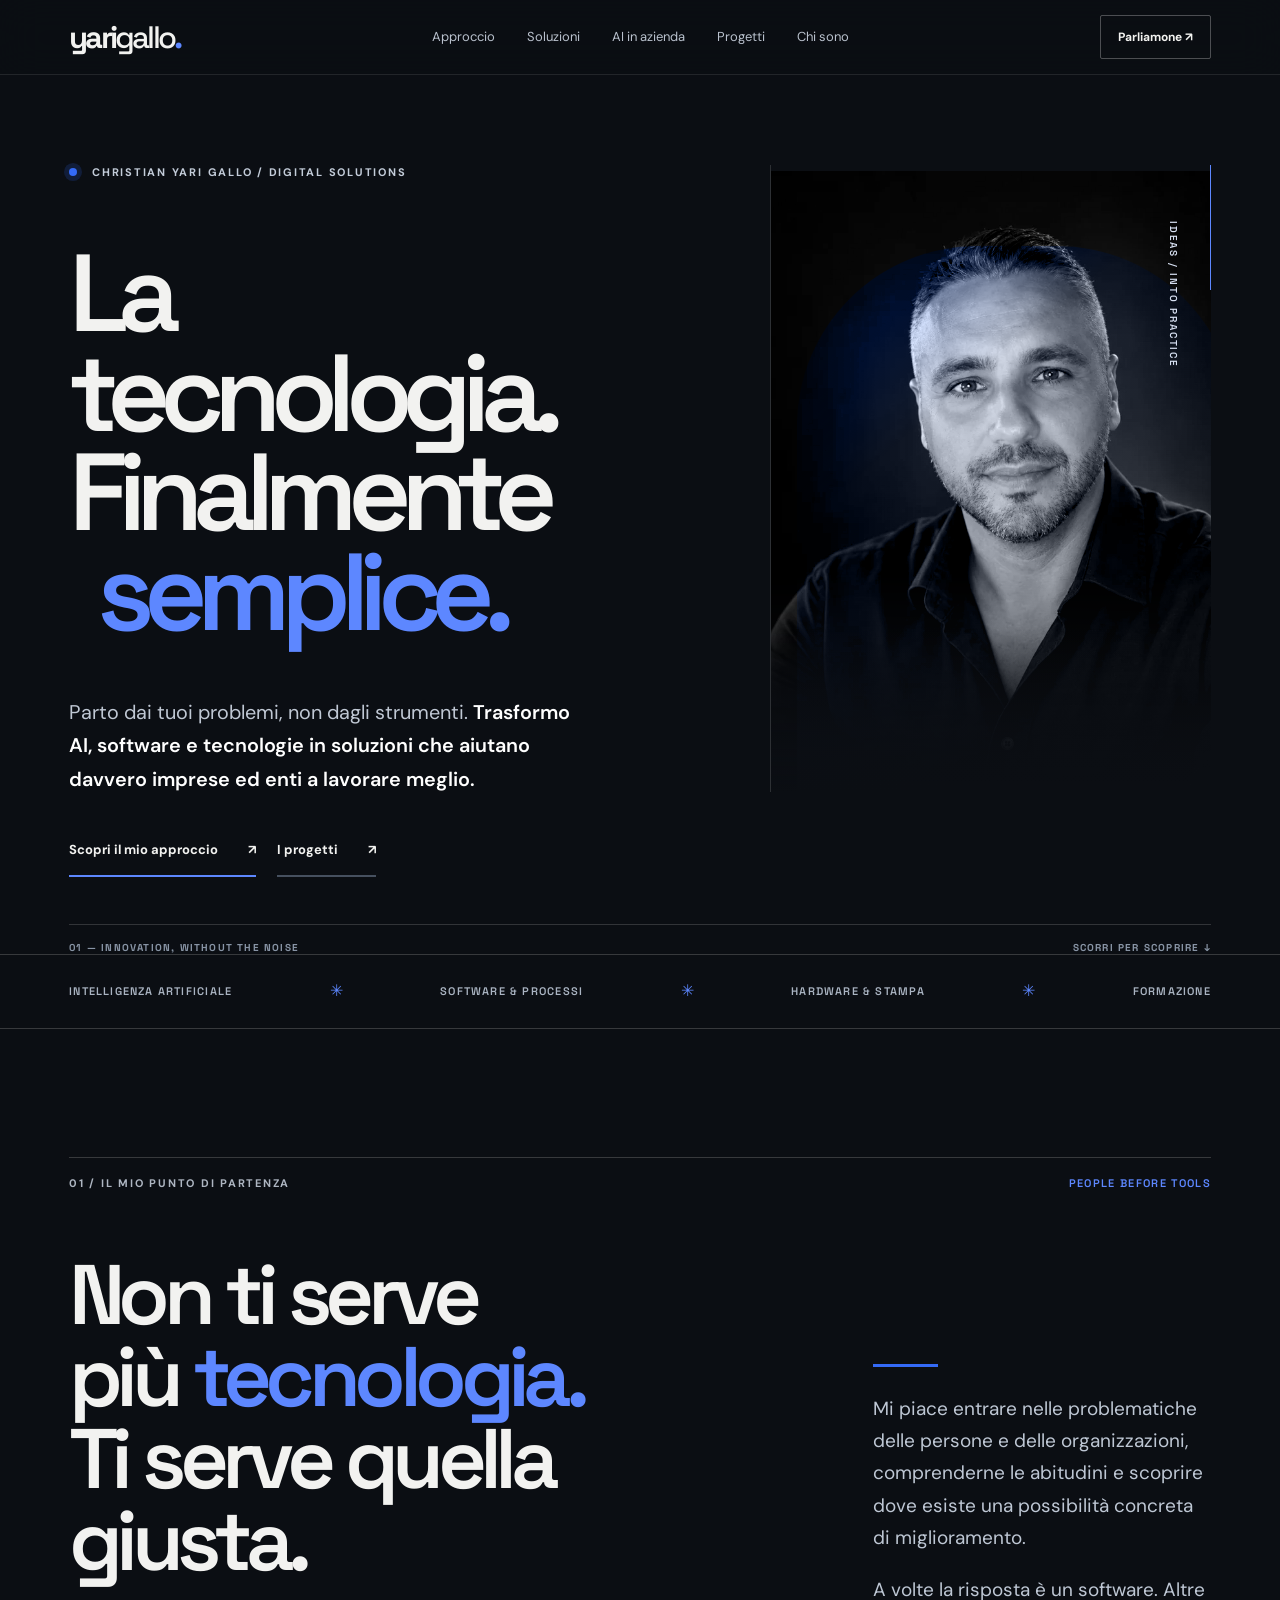
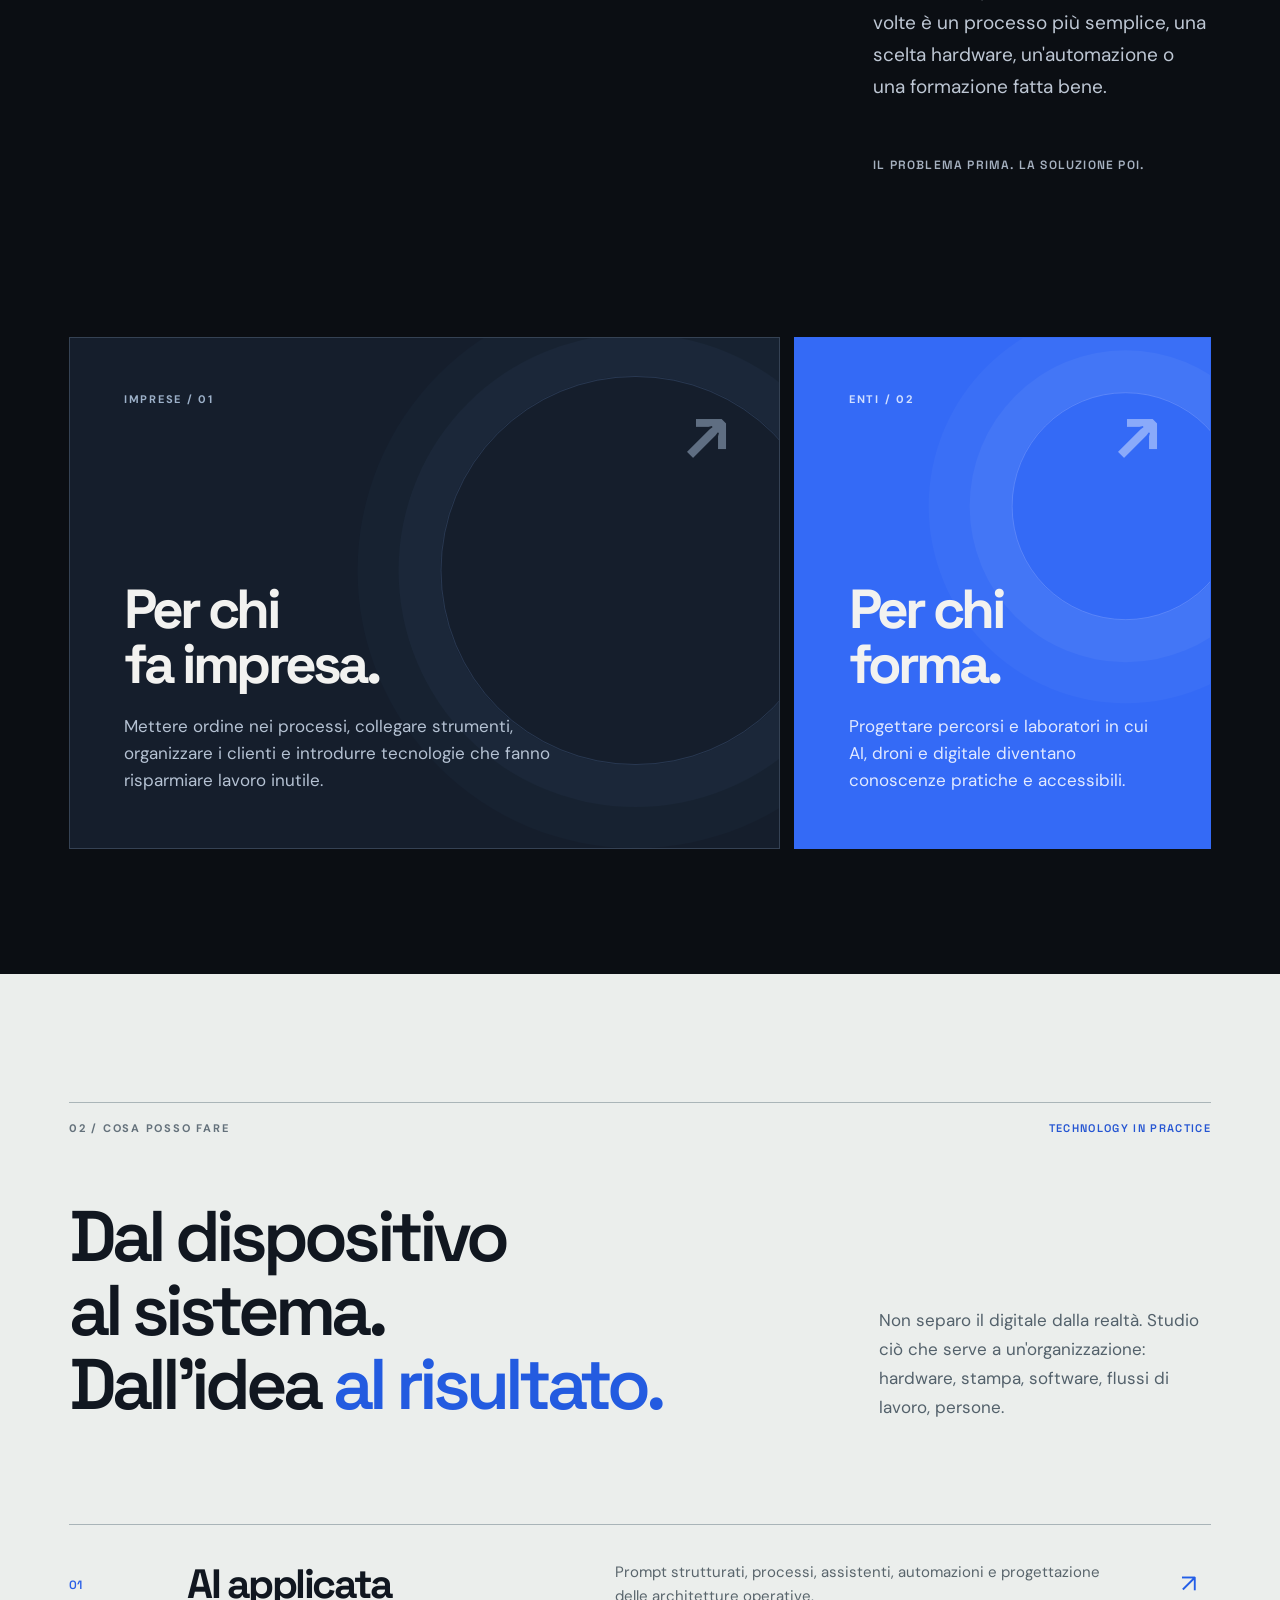
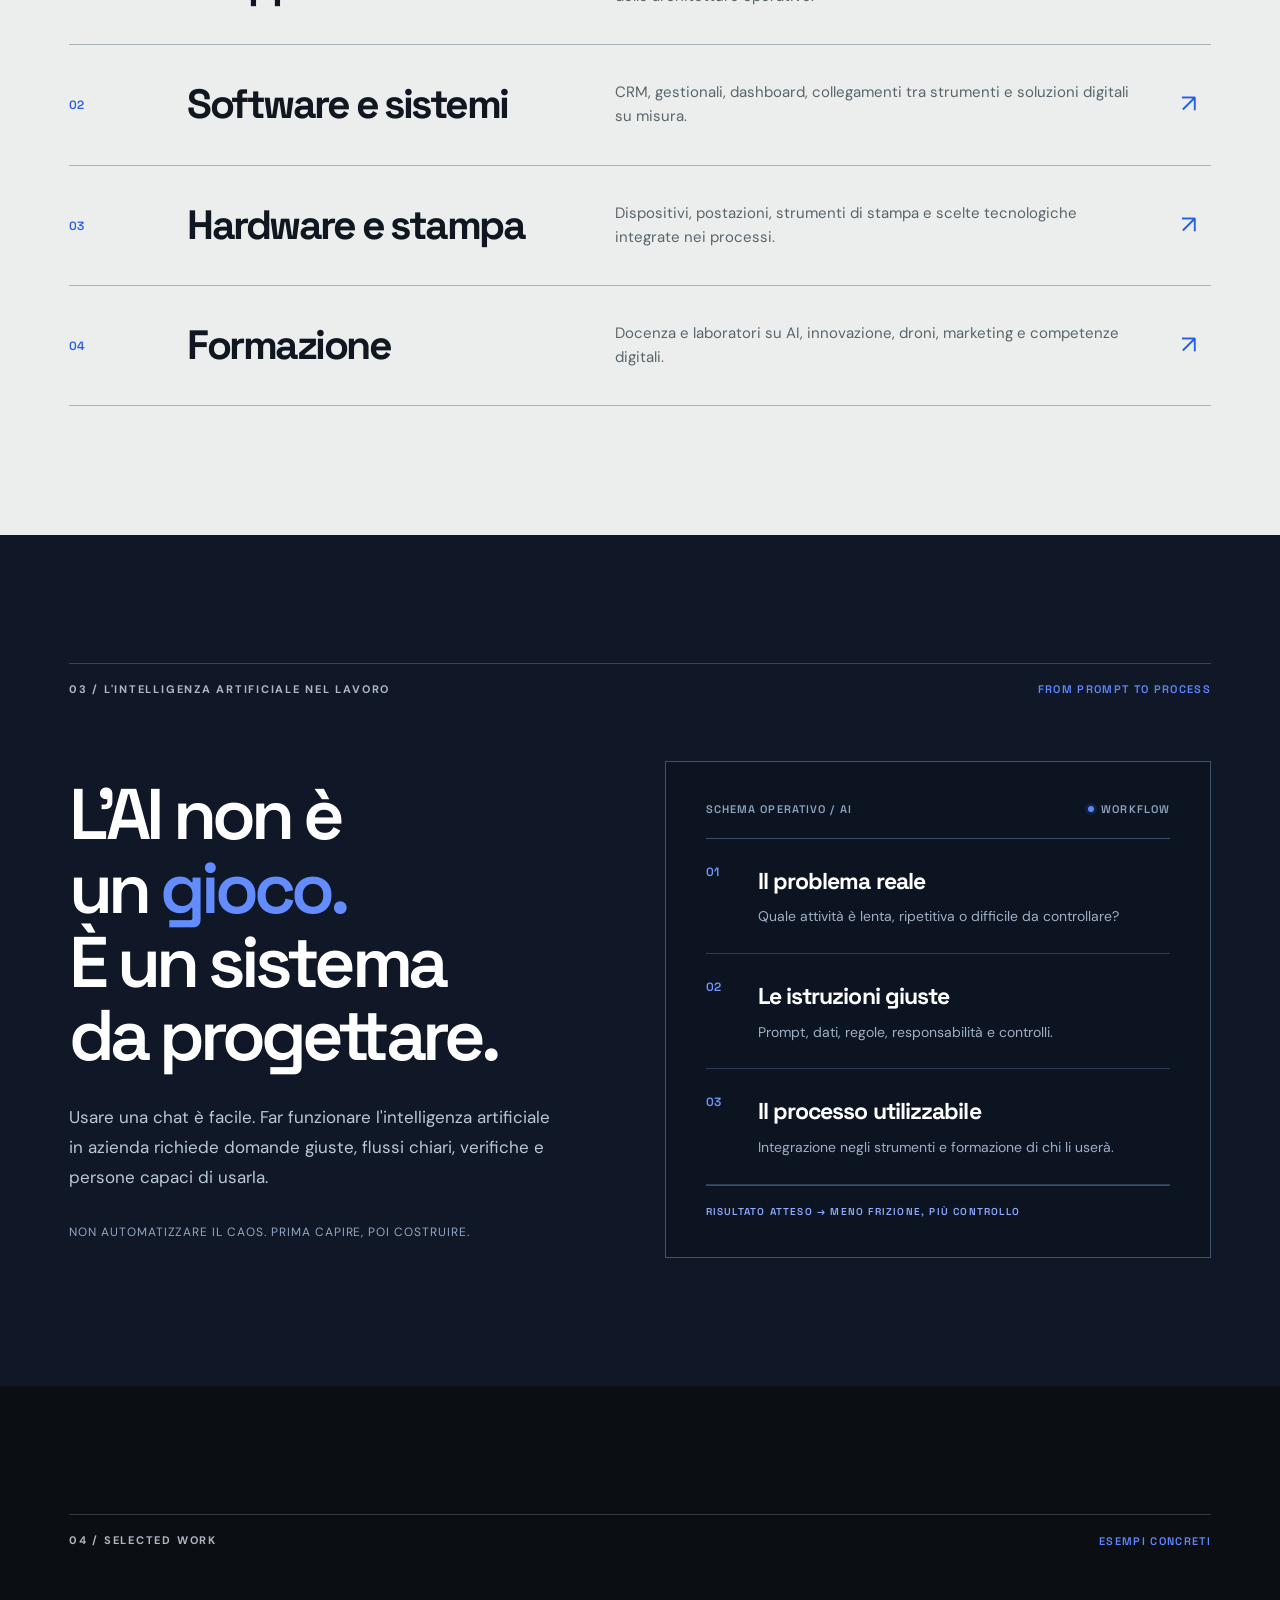
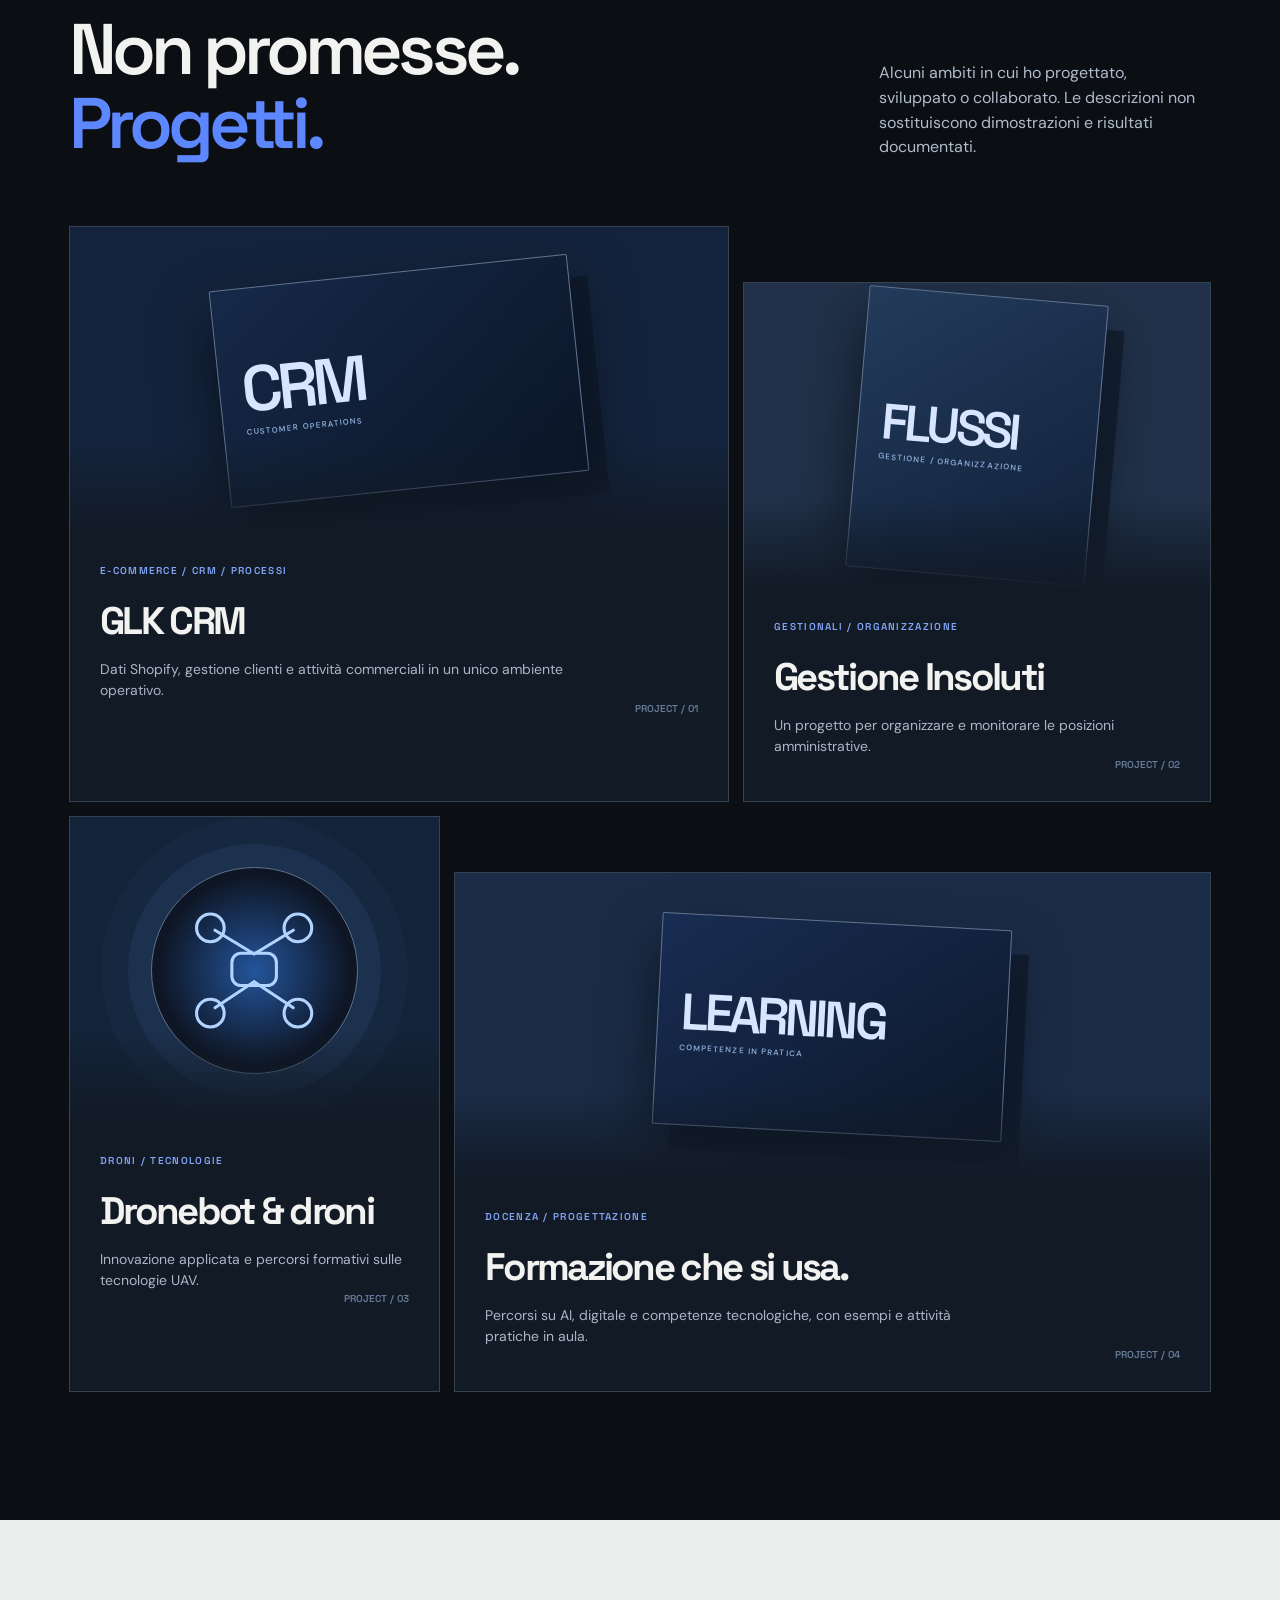
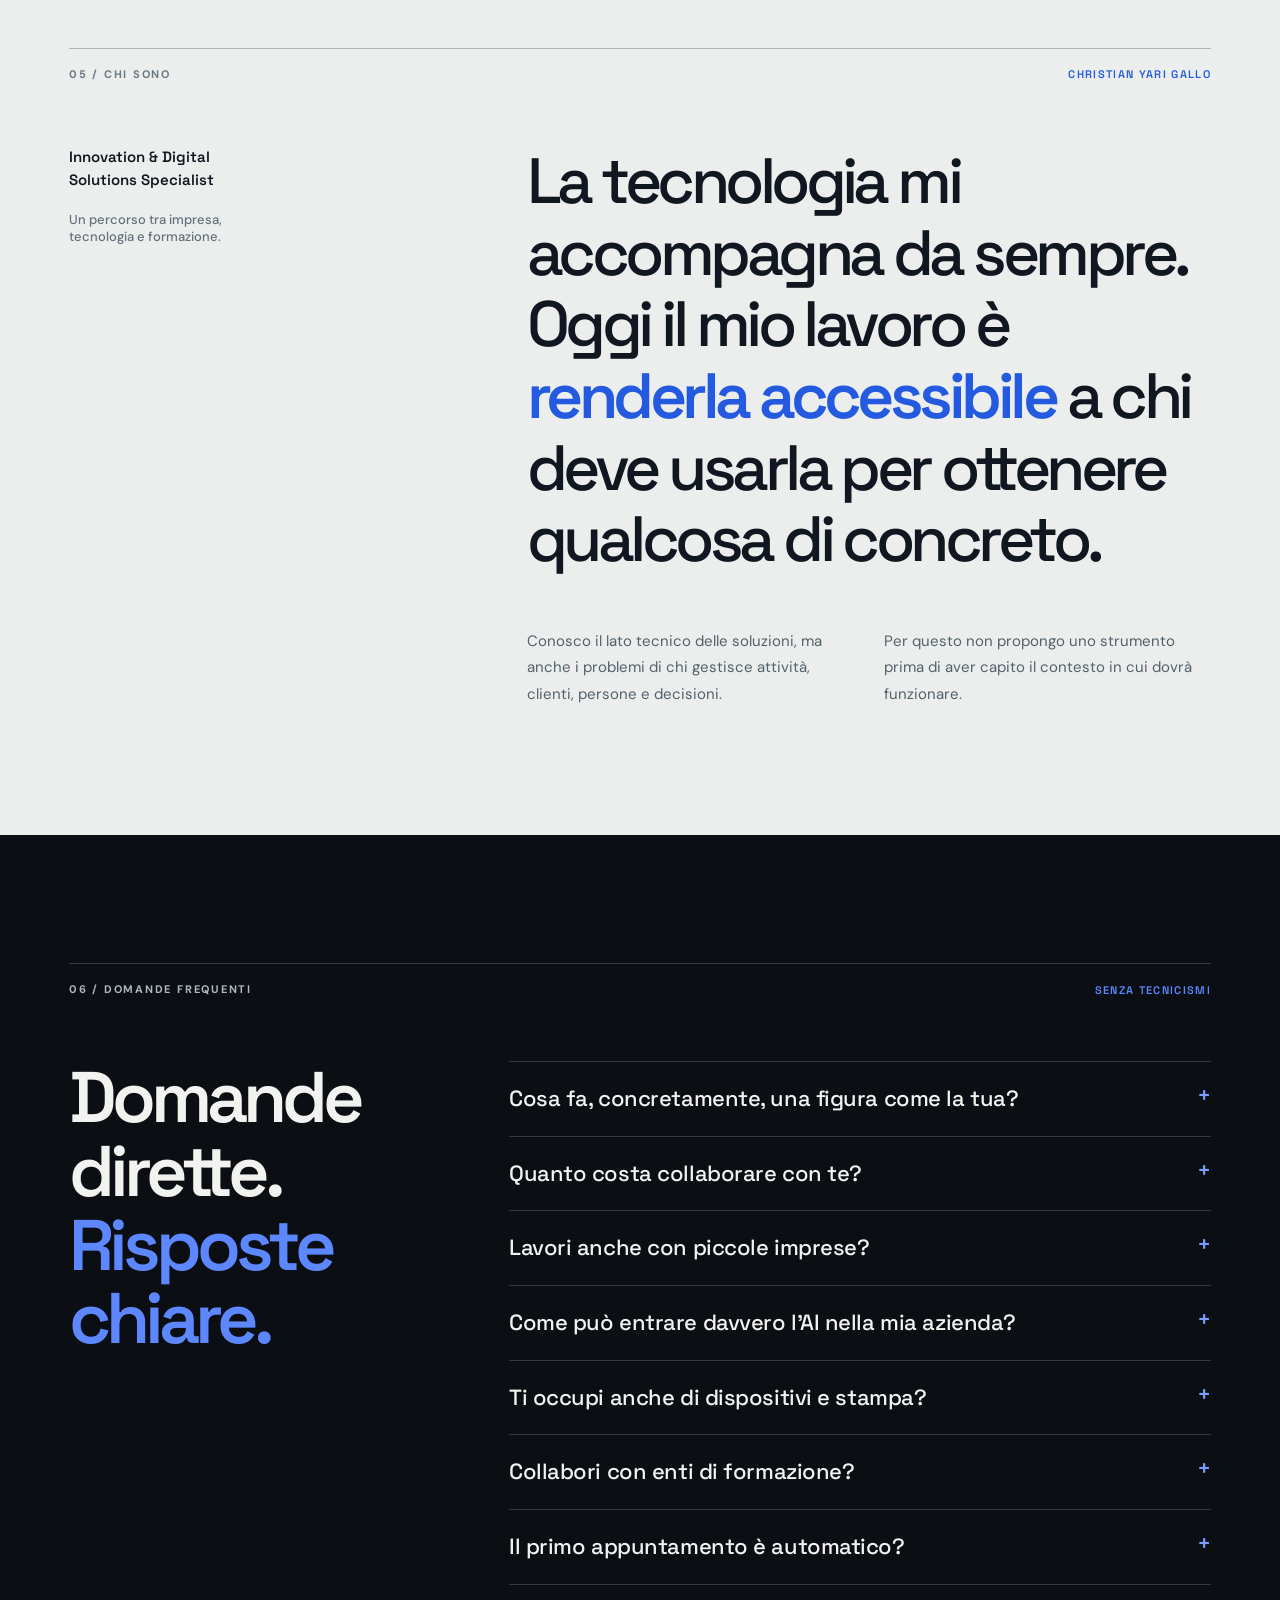
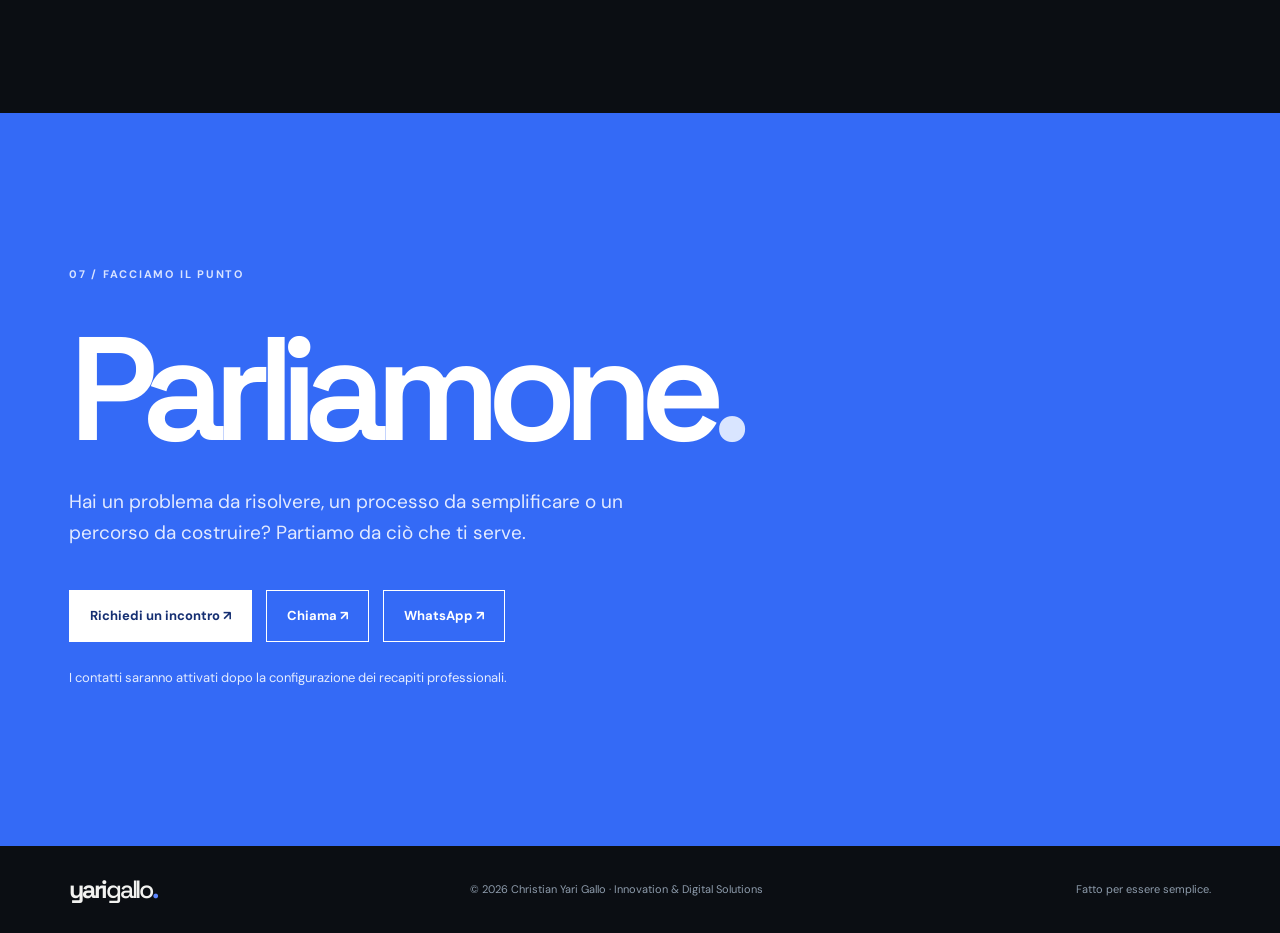
<file: index.html>
<!doctype html>
<html lang="it">
<head>
  <meta charset="utf-8">
  <meta name="viewport" content="width=device-width, initial-scale=1, viewport-fit=cover">
  <meta name="theme-color" content="#0b0e13">
  <meta name="color-scheme" content="dark light">
  <meta name="description" content="Christian Yari Gallo — rendo la tecnologia semplice, concreta e utile. AI applicata, software, hardware, stampa, processi e formazione per imprese ed enti.">
  <meta property="og:type" content="website">
  <meta property="og:title" content="yarigallo. — La tecnologia. Finalmente semplice.">
  <meta property="og:description" content="Dai problemi alle soluzioni: intelligenza artificiale applicata, tecnologia e formazione senza complicazioni inutili.">
  <meta property="og:url" content="https://thedigitalrooster-maker.github.io/yarigallo/">
  <meta name="robots" content="index, follow">
  <title>yarigallo. — Tecnologia semplice, soluzioni concrete</title>
  <link rel="icon" href="data:image/svg+xml,%3Csvg xmlns='http://www.w3.org/2000/svg' viewBox='0 0 64 64'%3E%3Crect width='64' height='64' rx='14' fill='%230b0e13'/%3E%3Ctext x='12' y='46' fill='white' font-family='Arial' font-weight='700' font-size='42'%3Ey%3C/text%3E%3Ccircle cx='49' cy='43' r='7' fill='%232d65f6'/%3E%3C/svg%3E">
  <link rel="preconnect" href="https://fonts.googleapis.com">
  <link rel="preconnect" href="https://fonts.gstatic.com" crossorigin>
  <link href="https://fonts.googleapis.com/css2?family=DM+Sans:wght@400;500;600;700&family=Space+Grotesk:wght@400;500;600;700&display=swap" rel="stylesheet">
  <style>
    /* yarigallo v2 — editorial direction / mobile first / static GitHub Pages */
    :root{--night:#0b0e13;--night-soft:#121720;--ink:#f2f2f0;--paper:#ebeeec;--paper-ink:#111720;--muted:#aeb6c2;--line:rgba(242,242,240,.19);--blue:#346af6;--blue-bright:#5d87ff;--max:1320px;--pad:clamp(20px,5.4vw,88px);--ease:cubic-bezier(.22,1,.36,1)}
    *,*::before,*::after{box-sizing:border-box}
    html{width:100%;max-width:100%;scroll-behavior:smooth;scroll-padding-top:78px;overflow-x:clip;overscroll-behavior-x:none}
    body{margin:0;min-width:0;width:100%;overflow-x:clip;background:var(--night);color:var(--ink);font-family:'DM Sans',Arial,sans-serif;-webkit-font-smoothing:antialiased;line-height:1.55}
    body.modal-open{overflow:hidden}
    a{color:inherit;text-decoration:none} button,input,textarea,select{font:inherit} button{cursor:pointer} h1,h2,h3,p{margin:0} h1,h2,h3{font-family:'Space Grotesk',sans-serif} img,svg{display:block;max-width:100%} :focus-visible{outline:2px solid var(--blue-bright);outline-offset:4px} ::selection{background:var(--blue);color:#fff} [hidden]{display:none!important}
    .wrap{width:100%;max-width:calc(var(--max) + var(--pad)*2);margin-inline:auto;padding-inline:var(--pad);min-width:0}
    .skip{position:fixed;z-index:300;top:-100px;left:12px;background:#fff;color:#000;padding:12px 16px}.skip:focus{top:12px}
    .eyebrow{font-size:11px;line-height:1.4;font-weight:700;text-transform:uppercase;letter-spacing:.16em}
    .eyebrow--muted{color:#a8b2c4}.eyebrow--blue{color:var(--blue-bright)}
    .section-index{font:600 11px 'Space Grotesk',sans-serif;letter-spacing:.12em;color:var(--blue-bright)}
    .section-pad{padding-block:clamp(90px,10vw,165px)}
    .section-head{display:flex;align-items:center;justify-content:space-between;gap:25px;border-top:1px solid var(--line);padding-top:18px;margin-bottom:clamp(40px,5vw,76px)}
    .section-head .eyebrow{color:var(--muted)}
    .heading-xl{font-size:clamp(44px,6.6vw,104px);line-height:.97;letter-spacing:-.078em;font-weight:600;max-width:1100px;text-wrap:balance}
    .heading-lg{font-size:clamp(39px,5.6vw,82px);line-height:1.03;letter-spacing:-.069em;font-weight:600;text-wrap:balance}
    .overline{font:700 11px 'Space Grotesk',sans-serif;letter-spacing:.13em;text-transform:uppercase;color:var(--muted)}
    .blue-word{color:var(--blue-bright)}
    .body-large{font-size:clamp(17px,1.7vw,22px);color:#bec6d2;line-height:1.65}
    .inline-arrow{display:inline-block;transition:transform .3s var(--ease)}a:hover .inline-arrow,button:hover .inline-arrow{transform:translate(3px,-3px)}
    /* Masthead */
    .header{position:sticky;top:0;z-index:100;background:rgba(11,14,19,.93);border-bottom:1px solid rgba(242,242,240,.1);backdrop-filter:blur(20px);-webkit-backdrop-filter:blur(20px)}
    .header__bar{height:74px;display:flex;justify-content:space-between;align-items:center;gap:18px}
    .logo{font:700 clamp(24px,3vw,31px)/1 'Space Grotesk',sans-serif;letter-spacing:-.09em;white-space:nowrap}.logo__light{font-weight:500}.logo__dot{color:var(--blue-bright)}
    .desktop-nav{display:flex;gap:clamp(15px,2.5vw,40px);align-items:center;color:#b9c1cd;font-size:13px}.desktop-nav a{transition:color .2s}.desktop-nav a:hover{color:#fff}
    .header__contact{white-space:nowrap;border:1px solid rgba(255,255,255,.27);border-radius:2px;padding:12px 17px;font-size:12px;font-weight:700;transition:background .22s,color .22s}.header__contact:hover{background:#fff;color:var(--night)}
    .mobile-nav-button{display:none;align-items:center;justify-content:center;width:42px;height:42px;border:1px solid var(--line);border-radius:2px;background:transparent;color:var(--ink);padding:0}.mobile-nav-button span{width:19px;height:2px;background:currentColor;position:relative;display:block}.mobile-nav-button span:before,.mobile-nav-button span:after{content:'';height:2px;width:19px;position:absolute;left:0;background:currentColor;transition:transform .24s,top .24s}.mobile-nav-button span:before{top:-6px}.mobile-nav-button span:after{top:6px}.mobile-nav-button[aria-expanded=true] span{background:transparent}.mobile-nav-button[aria-expanded=true] span:before{top:0;transform:rotate(45deg)}.mobile-nav-button[aria-expanded=true] span:after{top:0;transform:rotate(-45deg)}
    .mobile-panel{background:#131922;border-top:1px solid var(--line);padding:16px var(--pad) 24px;position:absolute;left:0;right:0;top:74px;box-shadow:0 25px 60px #000b}.mobile-panel a{display:flex;justify-content:space-between;align-items:center;padding:15px 0;border-bottom:1px solid var(--line);font-size:18px}.mobile-panel a:last-child{color:#94aeff}
    /* Hero — an editorial composition rather than a centered template */
    .hero{min-height:min(850px,calc(100svh - 74px));display:grid;grid-template-columns:minmax(0,1.2fr) minmax(290px,.8fr);gap:clamp(20px,3vw,58px);align-items:center;padding-top:clamp(66px,7vw,116px);padding-bottom:clamp(50px,6vw,90px);position:relative}
    .hero__copy{position:relative;z-index:2;min-width:0}.hero__eyebrow{display:flex;align-items:center;gap:15px;margin-bottom:clamp(34px,5vw,72px);color:#c3ccd9}.hero__eyebrow:before{content:'';height:8px;width:8px;border-radius:50%;background:var(--blue);box-shadow:0 0 0 5px #346af62b}
    .hero__title{font:600 clamp(64px,8.55vw,137px)/.91 'Space Grotesk',sans-serif;letter-spacing:-.095em;position:relative;z-index:4;max-width:970px}
    .hero__title span{display:block}.hero__title .simple{color:var(--blue-bright);margin-left:clamp(0px,2.2vw,36px)}
    .hero__lead{max-width:520px;margin-top:clamp(32px,4.2vw,60px);font-size:clamp(17px,1.55vw,20px);color:#c0c8d4;line-height:1.68}.hero__lead strong{font-weight:600;color:#fff}
    .hero__actions{display:flex;gap:21px;align-items:center;flex-wrap:wrap;margin-top:29px}
    .link-cta{display:inline-flex;align-items:center;gap:30px;padding:15px 0;border-bottom:2px solid var(--blue-bright);font-size:13px;font-weight:700}.link-cta--plain{border-color:#46505f}
    .hero__visual{height:clamp(430px,49vw,650px);align-self:stretch;min-width:0;position:relative;isolation:isolate;display:flex;align-items:end;overflow:hidden;border-left:1px solid rgba(255,255,255,.14)}
    .hero__visual:before{content:'';position:absolute;inset:13% -6% 0 6%;background:linear-gradient(140deg,#253f77 0,#0e1523 31%,#0b0e13 75%);border-radius:180px 180px 2px 2px;z-index:-1}
    .hero__visual:after{content:'';position:absolute;z-index:2;inset:45% 0 0;background:linear-gradient(0deg,var(--night),transparent 48%);pointer-events:none}
    .hero__portrait{width:118%;max-width:none;height:99%;object-fit:cover;object-position:center 30%;filter:grayscale(1) contrast(1.07);mix-blend-mode:luminosity;clip-path:inset(0 0 0 0);mask-image:linear-gradient(to bottom,#000 65%,transparent 100%)}
    .hero__photo-number{position:absolute;top:9%;right:7%;color:#d8e1f3;z-index:2;font:600 10px 'Space Grotesk',sans-serif;letter-spacing:.18em;writing-mode:vertical-rl}.hero__photo-line{position:absolute;top:0;right:0;height:20%;width:1px;background:var(--blue-bright);z-index:3}
    .hero__footer{position:absolute;left:var(--pad);right:var(--pad);bottom:0;display:flex;justify-content:space-between;gap:20px;border-top:1px solid rgba(255,255,255,.16);padding-top:16px;color:#8894a5;font:700 10px 'Space Grotesk',sans-serif;letter-spacing:.12em}
    /* Horizontal expertise index */
    .strip{border-top:1px solid var(--line);border-bottom:1px solid var(--line)}.strip__inner{display:flex;align-items:center;justify-content:space-between;gap:18px;flex-wrap:wrap;padding-block:24px}.strip span{font:600 11px 'Space Grotesk',sans-serif;color:#aab4c2;letter-spacing:.11em;text-transform:uppercase}.strip i{color:var(--blue-bright);font-style:normal}
    /* Personal method, asymmetric editorial rhythm */
    .approach__grid{display:grid;grid-template-columns:minmax(0,1.35fr) minmax(270px,.65fr);gap:clamp(40px,8vw,132px);align-items:start}
    .approach__right{padding-top:clamp(15px,6vw,84px)}.approach__right p{font-size:19px;color:#bec7d4;max-width:380px;line-height:1.7}.approach__line{display:block;width:65px;height:3px;background:var(--blue);margin:32px 0 26px}
    .approach__sign{margin-top:54px;font:600 12px 'Space Grotesk',sans-serif;letter-spacing:.1em;color:#a6b1c0}
    /* Audiences: not two generic feature cards */
    .audiences{padding-block:50px 125px}.audiences__grid{display:grid;grid-template-columns:minmax(0,1.45fr) minmax(0,.85fr);gap:14px}
    .audience{padding:clamp(28px,4.2vw,60px);min-height:clamp(370px,40vw,515px);display:flex;flex-direction:column;justify-content:space-between;border:1px solid #354254;position:relative;isolation:isolate;overflow:hidden}.audience--business{background:#151e2c}.audience--education{background:var(--blue);border-color:var(--blue)}
    .audience__top{display:flex;justify-content:space-between;gap:15px;align-items:start;color:#9db1c9}.audience--education .audience__top{color:#d1dfff}
    .audience__no{font:600 clamp(46px,6vw,80px)/1 'Space Grotesk',sans-serif;letter-spacing:-.08em;opacity:.55}
    .audience__bottom{max-width:560px;position:relative;z-index:2}.audience h3{font-size:clamp(37px,4.3vw,66px);line-height:1;letter-spacing:-.07em;margin-bottom:21px}.audience p{font-size:17px;color:#b5c2d3;max-width:460px;line-height:1.6}.audience--education p{color:#e2eaff}.audience:before{content:'';position:absolute;top:15%;left:55%;width:55%;aspect-ratio:1;border:1px solid #6080b944;border-radius:50%;transform:translate(-5%,-10%);box-shadow:0 0 0 42px #6689bb0d,0 0 0 83px #6689bb09}.audience--education:before{border-color:#b9ceff47;box-shadow:0 0 0 42px #efffff0c,0 0 0 83px #efffff08}
    /* Systems + services, clean rows */
    .capabilities{background:var(--paper);color:var(--paper-ink)}.capabilities .section-head{border-color:#aab5b8}.capabilities .section-head .eyebrow{color:#64717b}.capabilities .section-index{color:#2555d2}
    .capabilities__intro{display:grid;grid-template-columns:minmax(0,1.4fr) minmax(250px,.6fr);align-items:end;gap:35px;margin-bottom:clamp(65px,8vw,105px)}.capabilities__intro p{font-size:17px;line-height:1.7;color:#53616b;max-width:350px}
    .capability{display:grid;grid-template-columns:80px minmax(220px,.85fr) minmax(260px,1.15fr) 30px;gap:clamp(12px,3vw,48px);padding:28px 0;align-items:center;border-top:1px solid #a9b4b8}.capability:last-child{border-bottom:1px solid #a9b4b8}.capability__no{font:600 12px 'Space Grotesk',sans-serif;color:#285ee6}.capability h3{font-size:clamp(24px,3.2vw,41px);letter-spacing:-.062em}.capability p{font-size:15px;color:#59656c;max-width:520px}.capability__arrow{font-size:25px;color:#235ee7}
    /* AI application: one focused operation instead of abstract claims */
    .ai{background:#101827;color:#fff;overflow:hidden}.ai__grid{display:grid;grid-template-columns:minmax(0,.95fr) minmax(0,1.05fr);gap:clamp(42px,8vw,130px);align-items:center}.ai__heading{max-width:650px}.ai__heading em{font-style:normal;color:#638cff}.ai__copy{color:#b9c8d8;line-height:1.75;font-size:17px;max-width:500px;margin:30px 0}.ai__small{font-size:12px;letter-spacing:.08em;color:#91a8c2}
    .flow{position:relative;border:1px solid #3c526d;background:#0c1421;padding:clamp(23px,3.1vw,46px)}.flow__head{display:flex;align-items:center;justify-content:space-between;font:600 11px 'Space Grotesk',sans-serif;letter-spacing:.1em;color:#8ca3bf;padding-bottom:22px;border-bottom:1px solid #3b4f64}.flow__status{display:flex;gap:7px;align-items:center}.flow__status:before{content:'';width:6px;height:6px;border-radius:50%;background:var(--blue-bright);box-shadow:0 0 0 3px #346af627}.flow__step{display:grid;grid-template-columns:34px minmax(0,1fr);gap:18px;padding:25px 0;position:relative}.flow__step:not(:last-of-type){border-bottom:1px solid #2c3e53}.flow__step>span{font:600 12px 'Space Grotesk',sans-serif;color:#7199ff}.flow__step h3{font-size:23px;letter-spacing:-.04em;margin-bottom:7px}.flow__step p{font-size:14px;line-height:1.55;color:#9eafc4}.flow__foot{padding-top:19px;border-top:1px solid #394e67;color:#8faaff;font:600 10px 'Space Grotesk',sans-serif;letter-spacing:.12em}
    /* Selected work, broken editorial grid */
    .projects__heading{display:grid;grid-template-columns:minmax(0,1.4fr) minmax(220px,.6fr);gap:35px;align-items:end;margin-bottom:65px}.projects__heading p{color:#afbccc;max-width:320px;font-size:16px}
    .projects__grid{display:grid;grid-template-columns:repeat(12,minmax(0,1fr));gap:14px}.project{min-width:0;display:flex;flex-direction:column;border:1px solid #344252;background:#121a26;overflow:hidden;position:relative;isolation:isolate;transition:border-color .35s var(--ease),transform .4s var(--ease)}.project:hover{border-color:#7891b5}
    .project--crm{grid-column:span 7}.project--insoluti{grid-column:span 5;transform:translateY(56px)}.project--droni{grid-column:span 4}.project--formazione{grid-column:span 8;transform:translateY(56px)}
    .project__visual{height:clamp(210px,24vw,360px);position:relative;display:grid;place-items:center;background:#14233c;overflow:hidden}.project--insoluti .project__visual{background:#203149}.project--droni .project__visual{background:#132339}.project--formazione .project__visual{background:#1b2c47}
    .project__visual:after{content:'';position:absolute;inset:0;background:linear-gradient(180deg,transparent 70%,#121a26 100%);pointer-events:none}.project__art{position:relative;width:min(69%,360px);aspect-ratio:1.65;border:1px solid #60738f;border-radius:2px;background:#0c1523;box-shadow:18px 24px 0 #0b132099,0 28px 55px #0008;transform:rotate(-6deg);display:flex;flex-direction:column;overflow:hidden}
    .project__art:before{content:'';height:27px;border-bottom:1px solid #445774;background:linear-gradient(90deg,#354969,#152336)}.project__art:after{content:'';margin:20px 22px;flex:1;background:linear-gradient(#4d78b9aa 0 0) 0 0/68% 11% no-repeat,linear-gradient(#223e62 0 0) 0 38%/100% 9% no-repeat,linear-gradient(#223e62 0 0) 0 60%/77% 9% no-repeat,linear-gradient(#345f9d 0 0) 0 89%/53% 9% no-repeat}
    .project--insoluti .project__art{width:min(58%,240px);aspect-ratio:.85;transform:rotate(5deg)}.project--droni .project__art{width:min(56%,240px);aspect-ratio:1;border-radius:50%;background:radial-gradient(circle,#24549a,#0e1625 66%);box-shadow:0 0 0 23px #638ed715,0 0 0 50px #638ed70a;transform:none}.project--droni .project__art:before,.project--droni .project__art:after{display:none}.project--droni .project__art svg{width:90%;margin:auto;stroke:#b1d3ff}.project--formazione .project__art{transform:rotate(3deg);width:min(50%,350px)}
    .project__content{padding:30px;min-height:205px;display:flex;flex-direction:column}.project__label{color:#83a5f8;font:600 10px 'Space Grotesk',sans-serif;letter-spacing:.13em}.project__content h3{font-size:clamp(28px,3vw,42px);letter-spacing:-.07em;margin:14px 0 8px}.project__content p{color:#aab6c7;font-size:14px;max-width:480px}.project__num{margin-top:auto;text-align:right;color:#667b98;font:600 10px 'Space Grotesk',sans-serif}
    /* Profile: one portrait only (hero), strong narrative */
    .profile{background:var(--paper);color:var(--paper-ink)}.profile .section-head{border-color:#aab5b8}.profile .section-head .eyebrow{color:#697986}.profile .section-index{color:#235cdd}.profile__grid{display:grid;grid-template-columns:minmax(0,.65fr) minmax(0,1.35fr);gap:clamp(40px,10vw,155px);align-items:start}.profile__aside{font:600 15px/1.5 'Space Grotesk',sans-serif}.profile__aside span{display:block;margin-top:20px;color:#64717d;font:500 13px 'DM Sans',sans-serif}.profile__statement{font:500 clamp(35px,5vw,72px)/1.12 'Space Grotesk',sans-serif;letter-spacing:-.071em}.profile__statement strong{color:#245adf;font-weight:600}.profile__bottom{margin-top:52px;display:grid;grid-template-columns:1fr 1fr;gap:30px;max-width:750px}.profile__bottom p{font-size:15px;color:#53616b;line-height:1.75}
    /* FAQ compact, content-first */
    .faq__grid{display:grid;grid-template-columns:minmax(0,.65fr) minmax(0,1.35fr);gap:clamp(30px,8vw,115px)}.faq__grid h2{max-width:470px}.faq-list{border-top:1px solid var(--line)}.faq-list details{border-bottom:1px solid var(--line);padding:22px 0}.faq-list summary{list-style:none;cursor:pointer;display:flex;align-items:start;gap:15px;justify-content:space-between;font:500 clamp(17px,1.8vw,22px)/1.35 'Space Grotesk',sans-serif;letter-spacing:-.02em}.faq-list summary::-webkit-details-marker{display:none}.faq-list summary:after{content:'+';color:#7a9cff;font-size:23px;line-height:1;flex:none}.faq-list details[open] summary:after{content:'−'}.faq-list details p{padding-top:14px;max-width:620px;color:#aebacc;font-size:15px;line-height:1.7}
    /* End card: clear contact without unsupported booking claims */
    .contact{background:var(--blue);padding-block:clamp(90px,12vw,160px);color:#fff}.contact__eyebrow{color:#d8e3ff}.contact__heading{font:600 clamp(68px,11.5vw,160px)/.92 'Space Grotesk',sans-serif;letter-spacing:-.096em;margin-top:40px;margin-bottom:30px}.contact__intro{max-width:570px;font-size:19px;line-height:1.6;color:#e2eaff}.contact__actions{display:flex;flex-wrap:wrap;gap:14px;margin-top:42px}.contact__actions button{border:1px solid #fff;background:#fff;color:#152f72;min-height:52px;padding:14px 20px;font-weight:700;font-size:13px;transition:transform .3s var(--ease),background .3s}.contact__actions button:hover{transform:translateY(-3px);background:#e9eeff}.contact__actions button.secondary{background:transparent;color:#fff}.contact__actions button.secondary:hover{background:#ffffff18}.contact__notice{margin-top:26px;min-height:24px;font-size:13px;color:#e4ecff;max-width:660px}
    .footer{padding-block:31px}.footer__inner{display:flex;justify-content:space-between;align-items:center;gap:24px}.footer__inner small{color:#8e9cac;font-size:11px}.footer .logo{font-size:25px}
    /* Appointment dialog */
    dialog{border:1px solid #3b506d;border-radius:4px;background:#101824;color:#fff;width:min(610px,calc(100% - 28px));max-height:min(90dvh,900px);padding:0;box-shadow:0 30px 100px #000c}dialog::backdrop{background:#04060add;backdrop-filter:blur(6px)}.dialog__inner{padding:clamp(24px,4vw,42px);overflow-y:auto;max-height:88dvh}.dialog__top{display:flex;justify-content:space-between;gap:20px}.dialog__top h2{font-size:clamp(29px,4vw,42px);letter-spacing:-.065em}.dialog__close{height:38px;width:38px;flex:none;background:transparent;color:#fff;border:1px solid #52617a}.dialog__desc{margin:16px 0 24px;color:#aebed1;font-size:14px}.request-form{display:grid;gap:13px}.request-form label{display:grid;gap:7px;font-size:12px;color:#d3dbe8}.request-form input,.request-form select,.request-form textarea{min-width:0;width:100%;background:#0b101a;color:#fff;border:1px solid #3a4d66;padding:12px;border-radius:2px;font-size:15px}.request-form textarea{min-height:100px;resize:vertical}.request-form button{border:0;background:var(--blue);color:#fff;padding:14px;font-size:14px;font-weight:700}.dialog__privacy{font-size:12px;color:#a7b7cd}.dialog__status{min-height:16px;font-size:13px;color:#fff}
    /* Motion layer: precise and optional, no blocking opacity before JS initializes */
    .js .inview{opacity:0;transform:translate3d(0,30px,0) rotateX(1.5deg);transition:opacity .8s var(--ease),transform .85s var(--ease);will-change:opacity,transform}
    .js .inview.is-visible{opacity:1;transform:translate3d(0,0,0) rotateX(0)}
    .js .inview:nth-child(2){transition-delay:.08s}.js .inview:nth-child(3){transition-delay:.14s}
    .hero__copy{animation:riseIn .95s var(--ease) both}.hero__visual{animation:riseIn 1.1s .15s var(--ease) both}
    @keyframes riseIn{from{opacity:.4;transform:translateY(22px)}to{opacity:1;transform:translateY(0)}}
    /* Desktop pointer refinement: never applied on touch */
    @media(hover:hover) and (pointer:fine){.project{transform:perspective(1200px) rotateX(var(--tilt-x,0deg)) rotateY(var(--tilt-y,0deg)) translateY(var(--lift,0px));transform-style:preserve-3d}.project--insoluti,.project--formazione{--lift:56px}.project:hover{--lift:-5px}.project--insoluti:hover,.project--formazione:hover{--lift:50px}.project__visual .project__art{transition:transform .6s var(--ease)}.project:hover .project__art{transform:rotate(0deg) scale(1.035)}.project--droni:hover .project__art{transform:scale(1.04)}}

    /* Selected work: conceptual editorial artwork, never fabricated screenshots or metrics. */
    .project__art--type,.project__art--paper,.project__art--learn{background:linear-gradient(140deg,#162949,#0b1526);align-items:start;justify-content:center;padding:19px 22px;gap:5px;box-shadow:18px 24px 0 #0b132099,0 28px 55px #0008}
    .project__art--paper{background:linear-gradient(145deg,#233b5c,#102038)}
    .project__art--learn{background:linear-gradient(145deg,#192d53,#0c1729)}
    .project__art--type:before,.project__art--paper:before,.project__art--learn:before{content:none}
    .project__art--type:after,.project__art--paper:after,.project__art--learn:after{content:none}
    .project__art--type span,.project__art--paper span,.project__art--learn span{font:600 clamp(36px,5vw,69px)/1 'Space Grotesk',sans-serif;letter-spacing:-.075em;color:#d7e5ff}
    .project__art--paper span{font-size:clamp(28px,4vw,50px)}
    .project__art--learn span{font-size:clamp(31px,4vw,56px)}
    .project__art--type small,.project__art--paper small,.project__art--learn small{font:600 8px 'DM Sans',sans-serif;letter-spacing:.14em;color:#88a7d2}
    @media(hover:hover) and (pointer:fine){.js .project.inview.is-visible{transform:perspective(1200px) rotateX(var(--tilt-x,0deg)) rotateY(var(--tilt-y,0deg)) translateY(var(--lift,0px))}.js .project--insoluti.inview.is-visible,.js .project--formazione.inview.is-visible{--lift:56px}.js .project:hover.inview.is-visible{--lift:-5px}.js .project--insoluti:hover.inview.is-visible,.js .project--formazione:hover.inview.is-visible{--lift:50px}}
    @media(min-width:850px){.hero__title{width:calc(100% + 145px)}.audiences{padding-top:35px}.project--insoluti,.project--formazione{margin-bottom:56px}}
    @media(max-width:1120px){.desktop-nav{gap:17px}.hero__title{font-size:clamp(61px,8.4vw,100px)}.hero__visual{height:520px}.hero__title{width:calc(100% + 100px)}}
    @media(max-width:849px){.desktop-nav,.header__contact{display:none}.mobile-nav-button{display:flex}.header__bar{height:68px}.mobile-panel{top:68px}.hero{grid-template-columns:minmax(0,1fr);min-height:0;padding-top:60px;padding-bottom:56px;gap:40px}.hero__title{width:100%;font-size:clamp(51px,12vw,99px);letter-spacing:-.09em;max-width:730px}.hero__title .simple{margin-left:0}.hero__eyebrow{margin-bottom:31px}.hero__visual{width:min(100%,570px);height:clamp(360px,65vw,540px);margin-inline:auto;border-left:0}.hero__visual:before{inset:7% 6% 0}.hero__portrait{width:100%;height:100%;object-position:center 22%}.hero__photo-number{top:13%;right:7%}.hero__footer{display:none}.approach__grid,.ai__grid,.profile__grid,.faq__grid{grid-template-columns:1fr;gap:35px}.approach__right{padding-top:0}.approach__right p{max-width:600px}.audiences__grid{grid-template-columns:1fr}.audience{min-height:340px}.capabilities__intro,.projects__heading{grid-template-columns:1fr}.capability{grid-template-columns:40px minmax(0,1fr) 24px;gap:17px;align-items:start}.capability p{grid-column:2/3}.capability__arrow{grid-column:3;grid-row:1}.projects__grid{grid-template-columns:repeat(2,minmax(0,1fr))}.project--crm,.project--formazione{grid-column:span 2}.project--insoluti,.project--droni{grid-column:span 1}.project--insoluti,.project--formazione{transform:none;margin-bottom:0}.project__visual{height:250px}}
    @media(max-width:600px){:root{--pad:20px}.section-pad{padding-block:83px}.header__bar{height:65px}.mobile-panel{top:65px}.logo{font-size:27px}.hero{padding-top:47px;gap:24px;padding-bottom:48px}.hero__eyebrow{font-size:9px;letter-spacing:.1em}.hero__title{font-size:clamp(53px,12.5vw,77px);line-height:.94;letter-spacing:-.095em}.hero__lead{font-size:16px;margin-top:30px}.hero__actions{gap:18px}.hero__visual{height:clamp(300px,80vw,440px);width:100%;}.hero__visual:before{inset:4% 10% 0}.hero__portrait{object-position:center 27%;}.strip__inner{justify-content:flex-start;gap:10px 16px;padding-block:17px}.strip span{font-size:9px}.strip i{display:none}.heading-xl,.heading-lg{font-size:clamp(42px,10vw,61px)}.approach__right p{font-size:16px}.approach__sign{margin-top:30px}.audiences{padding-block:0 86px}.audience{padding:30px;min-height:320px}.audience h3{font-size:43px}.audience p{font-size:15px}.capabilities__intro{margin-bottom:50px}.capability{padding:22px 0}.capability h3{font-size:26px}.capability p{font-size:14px}.ai__grid{gap:45px}.ai__copy{font-size:16px}.flow__step{gap:10px}.projects__heading{margin-bottom:39px}.projects__grid{display:grid;grid-template-columns:1fr;gap:15px}.project--crm,.project--insoluti,.project--droni,.project--formazione{grid-column:auto}.project__visual{height:225px}.project__content{padding:22px;min-height:175px}.project__content h3{font-size:32px}.profile__bottom{grid-template-columns:1fr;gap:16px}.profile__statement{font-size:clamp(37px,9vw,58px)}.faq-list details{padding:19px 0}.contact__heading{font-size:clamp(58px,13.8vw,97px)}.contact__actions{flex-direction:column;align-items:stretch}.contact__actions button{width:100%}.footer__inner{align-items:flex-start;flex-direction:column;gap:15px}.footer__inner small{font-size:11px}}
    @media(prefers-reduced-motion:reduce){*,*::before,*::after{scroll-behavior:auto!important;animation:none!important;transition:none!important}.js .inview{opacity:1!important;transform:none!important}.project,.project:hover{transform:none!important}.project--insoluti,.project--formazione{transform:none!important}}
  </style>
</head>
<body>
  <a class="skip" href="#contenuto">Vai al contenuto</a>
  <header class="header" id="inizio">
    <div class="wrap header__bar">
      <a href="#inizio" class="logo" aria-label="yarigallo, torna all'inizio">yari<span class="logo__light">gallo</span><b class="logo__dot">.</b></a>
      <nav class="desktop-nav" aria-label="Navigazione principale"><a href="#approccio">Approccio</a><a href="#soluzioni">Soluzioni</a><a href="#ai">AI in azienda</a><a href="#progetti">Progetti</a><a href="#profilo">Chi sono</a></nav>
      <a href="#contatti" class="header__contact">Parliamone <span aria-hidden="true">↗</span></a>
      <button class="mobile-nav-button" aria-label="Apri menu" aria-expanded="false" aria-controls="mobile-panel" type="button"><span aria-hidden="true"></span></button>
    </div>
    <nav class="mobile-panel" id="mobile-panel" aria-label="Navigazione mobile" hidden><a href="#approccio">Approccio <span>01</span></a><a href="#soluzioni">Soluzioni <span>02</span></a><a href="#ai">AI in azienda <span>03</span></a><a href="#progetti">Progetti <span>04</span></a><a href="#profilo">Chi sono <span>05</span></a><a href="#faq">Domande frequenti <span>06</span></a><a href="#contatti">Parliamone <span>↗</span></a></nav>
  </header>
  <main id="contenuto">
    <section class="wrap hero" aria-labelledby="hero-title">
      <div class="hero__copy">
        <div class="hero__eyebrow eyebrow">CHRISTIAN YARI GALLO / DIGITAL SOLUTIONS</div>
        <h1 id="hero-title" class="hero__title"><span>La</span><span>tecnologia.</span><span>Finalmente</span><span class="simple">semplice.</span></h1>
        <p class="hero__lead">Parto dai tuoi problemi, non dagli strumenti. <strong>Trasformo AI, software e tecnologie in soluzioni che aiutano davvero imprese ed enti a lavorare meglio.</strong></p>
        <div class="hero__actions"><a class="link-cta" href="#approccio">Scopri il mio approccio <span class="inline-arrow" aria-hidden="true">↗</span></a><a class="link-cta link-cta--plain" href="#progetti">I progetti <span class="inline-arrow" aria-hidden="true">↗</span></a></div>
      </div>
      <div class="hero__visual"><img class="hero__portrait" alt="Ritratto professionale in bianco e nero di Christian Yari Gallo" width="768" height="960" decoding="async" fetchpriority="high" src="[data-uri]"><span class="hero__photo-number" aria-hidden="true">IDEAS / INTO PRACTICE</span><span class="hero__photo-line" aria-hidden="true"></span></div>
      <div class="hero__footer" aria-hidden="true"><span>01 — INNOVATION, WITHOUT THE NOISE</span><span>SCORRI PER SCOPRIRE <span class="inline-arrow">↓</span></span></div>
    </section>

    <div class="strip"><div class="wrap strip__inner" aria-label="Competenze principali"><span>INTELLIGENZA ARTIFICIALE</span><i>✳</i><span>SOFTWARE & PROCESSI</span><i>✳</i><span>HARDWARE & STAMPA</span><i>✳</i><span>FORMAZIONE</span></div></div>

    <section id="approccio" class="section-pad approach"><div class="wrap"><div class="section-head"><span class="eyebrow">01 / IL MIO PUNTO DI PARTENZA</span><span class="section-index">PEOPLE BEFORE TOOLS</span></div><div class="approach__grid"><h2 class="heading-xl inview">Non ti serve<br>più <span class="blue-word">tecnologia.</span><br>Ti serve quella<br>giusta.</h2><div class="approach__right inview"><span class="approach__line" aria-hidden="true"></span><p>Mi piace entrare nelle problematiche delle persone e delle organizzazioni, comprenderne le abitudini e scoprire dove esiste una possibilità concreta di miglioramento.</p><p style="margin-top:20px">A volte la risposta è un software. Altre volte è un processo più semplice, una scelta hardware, un'automazione o una formazione fatta bene.</p><div class="approach__sign">IL PROBLEMA PRIMA. LA SOLUZIONE POI.</div></div></div></div></section>

    <section class="wrap audiences" aria-label="A chi mi rivolgo"><div class="audiences__grid"><article class="audience audience--business inview"><div class="audience__top"><span class="eyebrow">IMPRESE / 01</span><span class="audience__no">↗</span></div><div class="audience__bottom"><h3>Per chi<br>fa impresa.</h3><p>Mettere ordine nei processi, collegare strumenti, organizzare i clienti e introdurre tecnologie che fanno risparmiare lavoro inutile.</p></div></article><article class="audience audience--education inview"><div class="audience__top"><span class="eyebrow">ENTI / 02</span><span class="audience__no">↗</span></div><div class="audience__bottom"><h3>Per chi<br>forma.</h3><p>Progettare percorsi e laboratori in cui AI, droni e digitale diventano conoscenze pratiche e accessibili.</p></div></article></div></section>

    <section id="soluzioni" class="section-pad capabilities"><div class="wrap"><div class="section-head"><span class="eyebrow">02 / COSA POSSO FARE</span><span class="section-index">TECHNOLOGY IN PRACTICE</span></div><div class="capabilities__intro"><h2 class="heading-lg inview">Dal dispositivo<br>al sistema.<br>Dall'idea <span style="color:#235be0">al risultato.</span></h2><p class="inview">Non separo il digitale dalla realtà. Studio ciò che serve a un'organizzazione: hardware, stampa, software, flussi di lavoro, persone.</p></div><div class="capabilities__list"><article class="capability inview"><span class="capability__no">01</span><h3>AI applicata</h3><p>Prompt strutturati, processi, assistenti, automazioni e progettazione delle architetture operative.</p><span class="capability__arrow" aria-hidden="true">↗</span></article><article class="capability inview"><span class="capability__no">02</span><h3>Software e sistemi</h3><p>CRM, gestionali, dashboard, collegamenti tra strumenti e soluzioni digitali su misura.</p><span class="capability__arrow" aria-hidden="true">↗</span></article><article class="capability inview"><span class="capability__no">03</span><h3>Hardware e stampa</h3><p>Dispositivi, postazioni, strumenti di stampa e scelte tecnologiche integrate nei processi.</p><span class="capability__arrow" aria-hidden="true">↗</span></article><article class="capability inview"><span class="capability__no">04</span><h3>Formazione</h3><p>Docenza e laboratori su AI, innovazione, droni, marketing e competenze digitali.</p><span class="capability__arrow" aria-hidden="true">↗</span></article></div></div></section>

    <section class="section-pad ai" id="ai"><div class="wrap"><div class="section-head"><span class="eyebrow">03 / L'INTELLIGENZA ARTIFICIALE NEL LAVORO</span><span class="section-index">FROM PROMPT TO PROCESS</span></div><div class="ai__grid"><div class="ai__heading inview"><h2 class="heading-lg">L'AI non è<br>un <em>gioco.</em><br>È un sistema<br>da progettare.</h2><p class="ai__copy">Usare una chat è facile. Far funzionare l'intelligenza artificiale in azienda richiede domande giuste, flussi chiari, verifiche e persone capaci di usarla.</p><p class="ai__small">NON AUTOMATIZZARE IL CAOS. PRIMA CAPIRE, POI COSTRUIRE.</p></div><div class="flow inview" aria-label="Esempio del metodo di adozione dell'AI"><div class="flow__head"><span>SCHEMA OPERATIVO / AI</span><span class="flow__status">WORKFLOW</span></div><div class="flow__step"><span>01</span><div><h3>Il problema reale</h3><p>Quale attività è lenta, ripetitiva o difficile da controllare?</p></div></div><div class="flow__step"><span>02</span><div><h3>Le istruzioni giuste</h3><p>Prompt, dati, regole, responsabilità e controlli.</p></div></div><div class="flow__step"><span>03</span><div><h3>Il processo utilizzabile</h3><p>Integrazione negli strumenti e formazione di chi li userà.</p></div></div><div class="flow__foot">RISULTATO ATTESO → MENO FRIZIONE, PIÙ CONTROLLO</div></div></div></div></section>

    <section id="progetti" class="section-pad projects"><div class="wrap"><div class="section-head"><span class="eyebrow">04 / SELECTED WORK</span><span class="section-index">ESEMPI CONCRETI</span></div><div class="projects__heading"><h2 class="heading-lg inview">Non promesse.<br><span class="blue-word">Progetti.</span></h2><p class="inview">Alcuni ambiti in cui ho progettato, sviluppato o collaborato. Le descrizioni non sostituiscono dimostrazioni e risultati documentati.</p></div><div class="projects__grid"><article class="project project--crm inview"><div class="project__visual"><div class="project__art project__art--type" aria-hidden="true"><span>CRM</span><small>CUSTOMER OPERATIONS</small></div></div><div class="project__content"><span class="project__label">E-COMMERCE / CRM / PROCESSI</span><h3>GLK CRM</h3><p>Dati Shopify, gestione clienti e attività commerciali in un unico ambiente operativo.</p><span class="project__num">PROJECT / 01</span></div></article><article class="project project--insoluti inview"><div class="project__visual"><div class="project__art project__art--paper" aria-hidden="true"><span>FLUSSI</span><small>GESTIONE / ORGANIZZAZIONE</small></div></div><div class="project__content"><span class="project__label">GESTIONALI / ORGANIZZAZIONE</span><h3>Gestione Insoluti</h3><p>Un progetto per organizzare e monitorare le posizioni amministrative.</p><span class="project__num">PROJECT / 02</span></div></article><article class="project project--droni inview"><div class="project__visual"><div class="project__art" aria-hidden="true"><svg viewBox="0 0 240 240" fill="none" stroke-width="4" stroke-linecap="round" stroke-linejoin="round"><path d="M120 99l-51-31M120 99l51-31M120 135l-51 34M120 135l51 34"/><rect x="91" y="98" width="58" height="42" rx="12"/><circle cx="63" cy="65" r="18"/><circle cx="177" cy="65" r="18"/><circle cx="63" cy="176" r="18"/><circle cx="177" cy="176" r="18"/></svg></div></div><div class="project__content"><span class="project__label">DRONI / TECNOLOGIE</span><h3>Dronebot & droni</h3><p>Innovazione applicata e percorsi formativi sulle tecnologie UAV.</p><span class="project__num">PROJECT / 03</span></div></article><article class="project project--formazione inview"><div class="project__visual"><div class="project__art project__art--learn" aria-hidden="true"><span>LEARNING</span><small>COMPETENZE IN PRATICA</small></div></div><div class="project__content"><span class="project__label">DOCENZA / PROGETTAZIONE</span><h3>Formazione che si usa.</h3><p>Percorsi su AI, digitale e competenze tecnologiche, con esempi e attività pratiche in aula.</p><span class="project__num">PROJECT / 04</span></div></article></div></div></section>

    <section class="section-pad profile" id="profilo"><div class="wrap"><div class="section-head"><span class="eyebrow">05 / CHI SONO</span><span class="section-index">CHRISTIAN YARI GALLO</span></div><div class="profile__grid"><div class="profile__aside">Innovation & Digital<br>Solutions Specialist<span>Un percorso tra impresa,<br>tecnologia e formazione.</span></div><div class="inview"><h2 class="profile__statement">La tecnologia mi accompagna da sempre. Oggi il mio lavoro è <strong>renderla accessibile</strong> a chi deve usarla per ottenere qualcosa di concreto.</h2><div class="profile__bottom"><p>Conosco il lato tecnico delle soluzioni, ma anche i problemi di chi gestisce attività, clienti, persone e decisioni.</p><p>Per questo non propongo uno strumento prima di aver capito il contesto in cui dovrà funzionare.</p></div></div></div></div></section>

    <section class="section-pad faq" id="faq"><div class="wrap"><div class="section-head"><span class="eyebrow">06 / DOMANDE FREQUENTI</span><span class="section-index">SENZA TECNICISMI</span></div><div class="faq__grid"><h2 class="heading-lg inview">Domande<br>dirette.<br><span class="blue-word">Risposte<br>chiare.</span></h2><div class="faq-list inview"><details><summary>Cosa fa, concretamente, una figura come la tua?</summary><p>Ascolto il problema, valuto processi e strumenti disponibili e progetto interventi utili. Possono riguardare software, AI, hardware, formazione o organizzazione del lavoro.</p></details><details><summary>Quanto costa collaborare con te?</summary><p>Dipende dall'esigenza e dalle attività necessarie. Prima di qualsiasi incarico vengono chiariti obiettivi, modalità e condizioni economiche. Le richieste di incontro sono soggette a valutazione.</p></details><details><summary>Lavori anche con piccole imprese?</summary><p>Sì. Spesso il miglioramento più efficace nasce da un problema ben definito, senza acquistare sistemi complessi.</p></details><details><summary>Come può entrare davvero l'AI nella mia azienda?</summary><p>Partiamo da un'attività concreta e costruiamo il metodo: prompt, dati utilizzabili, regole, controlli, eventuali automazioni e formazione delle persone coinvolte.</p></details><details><summary>Ti occupi anche di dispositivi e stampa?</summary><p>Sì. Valuto soluzioni hardware e strumenti di stampa quando sono parte del problema operativo, senza limitare l'analisi al solo software.</p></details><details><summary>Collabori con enti di formazione?</summary><p>Sì, con progettazione didattica, docenza e laboratori su intelligenza artificiale, droni, tecnologie e innovazione.</p></details><details><summary>Il primo appuntamento è automatico?</summary><p>No. Puoi inviare una richiesta che viene valutata prima di concordare disponibilità, modalità e condizioni dell'incontro.</p></details></div></div></div></section>

    <section class="contact" id="contatti"><div class="wrap"><div class="eyebrow contact__eyebrow">07 / FACCIAMO IL PUNTO</div><h2 class="contact__heading inview">Parliamone<span style="color:#d9e5ff">.</span></h2><p class="contact__intro">Hai un problema da risolvere, un processo da semplificare o un percorso da costruire? Partiamo da ciò che ti serve.</p><div class="contact__actions"><button type="button" id="request-button">Richiedi un incontro <span class="inline-arrow">↗</span></button><button class="secondary" type="button" id="call-button">Chiama <span class="inline-arrow">↗</span></button><button class="secondary" type="button" id="whatsapp-button">WhatsApp <span class="inline-arrow">↗</span></button></div><p class="contact__notice" id="contact-notice" role="status" aria-live="polite">I contatti saranno attivati dopo la configurazione dei recapiti professionali.</p></div></section>
  </main>
  <footer class="wrap footer"><div class="footer__inner"><a class="logo" href="#inizio">yari<span class="logo__light">gallo</span><b class="logo__dot">.</b></a><small>© <span id="year"></span> Christian Yari Gallo · Innovation & Digital Solutions</small><small>Fatto per essere semplice.</small></div></footer>
  <dialog id="request-dialog" aria-labelledby="request-dialog-title"><div class="dialog__inner"><div class="dialog__top"><h2 id="request-dialog-title">Raccontami il tuo progetto.</h2><button class="dialog__close" type="button" id="dialog-close" aria-label="Chiudi">×</button></div><p class="dialog__desc">Questa è una richiesta soggetta a valutazione, non una prenotazione confermata. L'invio sarà disponibile dopo l'attivazione del recapito professionale e della privacy.</p><form class="request-form" id="request-form"><label>Nome e cognome <input required name="name" autocomplete="name"></label><label>Email <input required type="email" name="email" autocomplete="email"></label><label>Impresa o ente <input name="organization" autocomplete="organization"></label><label>Telefono (facoltativo) <input name="phone" autocomplete="tel" inputmode="tel"></label><label>Argomento <select name="topic" required><option value="">Seleziona</option><option>Innovazione e processi</option><option>AI e automazione</option><option>Software o hardware</option><option>Formazione</option><option>Altro</option></select></label><label>Di cosa hai bisogno? <textarea name="message" required maxlength="2000"></textarea></label><p class="dialog__privacy">I dati non vengono inviati né salvati finché il canale di contatto e l'informativa privacy non saranno attivi.</p><button type="submit">Prepara la richiesta ↗</button><div class="dialog__status" id="request-status" role="status" aria-live="polite"></div></form></div></dialog>
  <script>
    'use strict';
    // Set only verified professional contact details; no data is sent or stored by this static site.
    const CONTACT={email:'',phoneInternational:'',whatsappInternational:'',privacyPublished:false};
    document.documentElement.classList.add('js');
    document.getElementById('year').textContent=new Date().getFullYear();
    if('scrollRestoration' in history) history.scrollRestoration='manual';
    function goTopOnRootLoad(){if(location.hash)return;window.scrollTo({left:0,top:0,behavior:'instant'});}
    window.addEventListener('pageshow',goTopOnRootLoad);
    window.addEventListener('load',()=>requestAnimationFrame(goTopOnRootLoad));
    const menuButton=document.querySelector('.mobile-nav-button');
    const menu=document.getElementById('mobile-panel');
    function closeMenu(){menuButton.setAttribute('aria-expanded','false');menuButton.setAttribute('aria-label','Apri menu');menu.hidden=true;}
    menuButton.addEventListener('click',()=>{const open=menu.hidden;menu.hidden=!open;menuButton.setAttribute('aria-expanded',String(open));menuButton.setAttribute('aria-label',open?'Chiudi menu':'Apri menu');});
    menu.querySelectorAll('a').forEach(a=>a.addEventListener('click',closeMenu));
    document.addEventListener('keydown',e=>{if(e.key==='Escape')closeMenu();});
    document.addEventListener('click',e=>{if(!e.target.closest('.header'))closeMenu();});
    window.addEventListener('resize',()=>{if(innerWidth>849)closeMenu();},{passive:true});
    const reduced=window.matchMedia('(prefers-reduced-motion: reduce)');
    if('IntersectionObserver' in window && !reduced.matches){
      const io=new IntersectionObserver(entries=>{for(const entry of entries){if(entry.isIntersecting){entry.target.classList.add('is-visible');io.unobserve(entry.target);}}},{threshold:0.04,rootMargin:'0px 0px 90px 0px'});
      document.querySelectorAll('.inview').forEach(el=>io.observe(el));
    }else{document.querySelectorAll('.inview').forEach(el=>el.classList.add('is-visible'));}
    // Pointer tilt only on large, hover-capable screens. Touch input is never intercepted.
    if(matchMedia('(hover:hover) and (pointer:fine)').matches && !reduced.matches){
      document.querySelectorAll('.project').forEach(card=>{
        let raf=0;
        card.addEventListener('pointermove',event=>{
          if(raf)return;
          raf=requestAnimationFrame(()=>{raf=0;const box=card.getBoundingClientRect();const x=(event.clientX-box.left)/box.width-.5;const y=(event.clientY-box.top)/box.height-.5;card.style.setProperty('--tilt-x',(-y*2.2).toFixed(2)+'deg');card.style.setProperty('--tilt-y',(x*2.2).toFixed(2)+'deg');});
        },{passive:true});
        card.addEventListener('pointerleave',()=>{card.style.removeProperty('--tilt-x');card.style.removeProperty('--tilt-y');});
      });
    }
    const notice=document.getElementById('contact-notice');
    const notify=message=>{notice.textContent=message;};
    document.getElementById('call-button').addEventListener('click',()=>{if(!CONTACT.phoneInternational){notify('Numero telefonico non ancora configurato.');return;}location.href='tel:'+CONTACT.phoneInternational;});
    document.getElementById('whatsapp-button').addEventListener('click',()=>{if(!CONTACT.whatsappInternational){notify('Numero WhatsApp non ancora configurato.');return;}window.open('https://wa.me/'+CONTACT.whatsappInternational,'_blank','noopener,noreferrer');});
    const dialog=document.getElementById('request-dialog');
    document.getElementById('request-button').addEventListener('click',()=>{dialog.showModal();document.body.classList.add('modal-open');});
    function closeDialog(){dialog.close();document.body.classList.remove('modal-open');}
    document.getElementById('dialog-close').addEventListener('click',closeDialog);
    dialog.addEventListener('close',()=>document.body.classList.remove('modal-open'));
    dialog.addEventListener('click',e=>{if(e.target===dialog)closeDialog();});
    const form=document.getElementById('request-form');
    form.addEventListener('submit',event=>{
      event.preventDefault();const status=document.getElementById('request-status');
      if(!CONTACT.email||!CONTACT.privacyPublished){status.textContent='Invio non attivo: prima occorre configurare email professionale e informativa privacy.';return;}
      const fd=new FormData(form);const fields=['Nome: '+fd.get('name'),'Email: '+fd.get('email'),'Organizzazione: '+fd.get('organization'),'Telefono: '+fd.get('phone'),'Argomento: '+fd.get('topic'),'','Richiesta:',fd.get('message'),'','Richiesta soggetta a valutazione; nessun appuntamento è confermato.'].join('\n');
      status.textContent='Si aprirà il programma di posta; la richiesta sarà inviata solo dopo la tua conferma.';
      location.href='mailto:'+CONTACT.email+'?subject='+encodeURIComponent('Richiesta incontro — yarigallo')+'&body='+encodeURIComponent(fields);
    });
  </script>
</body>
</html>
</file>
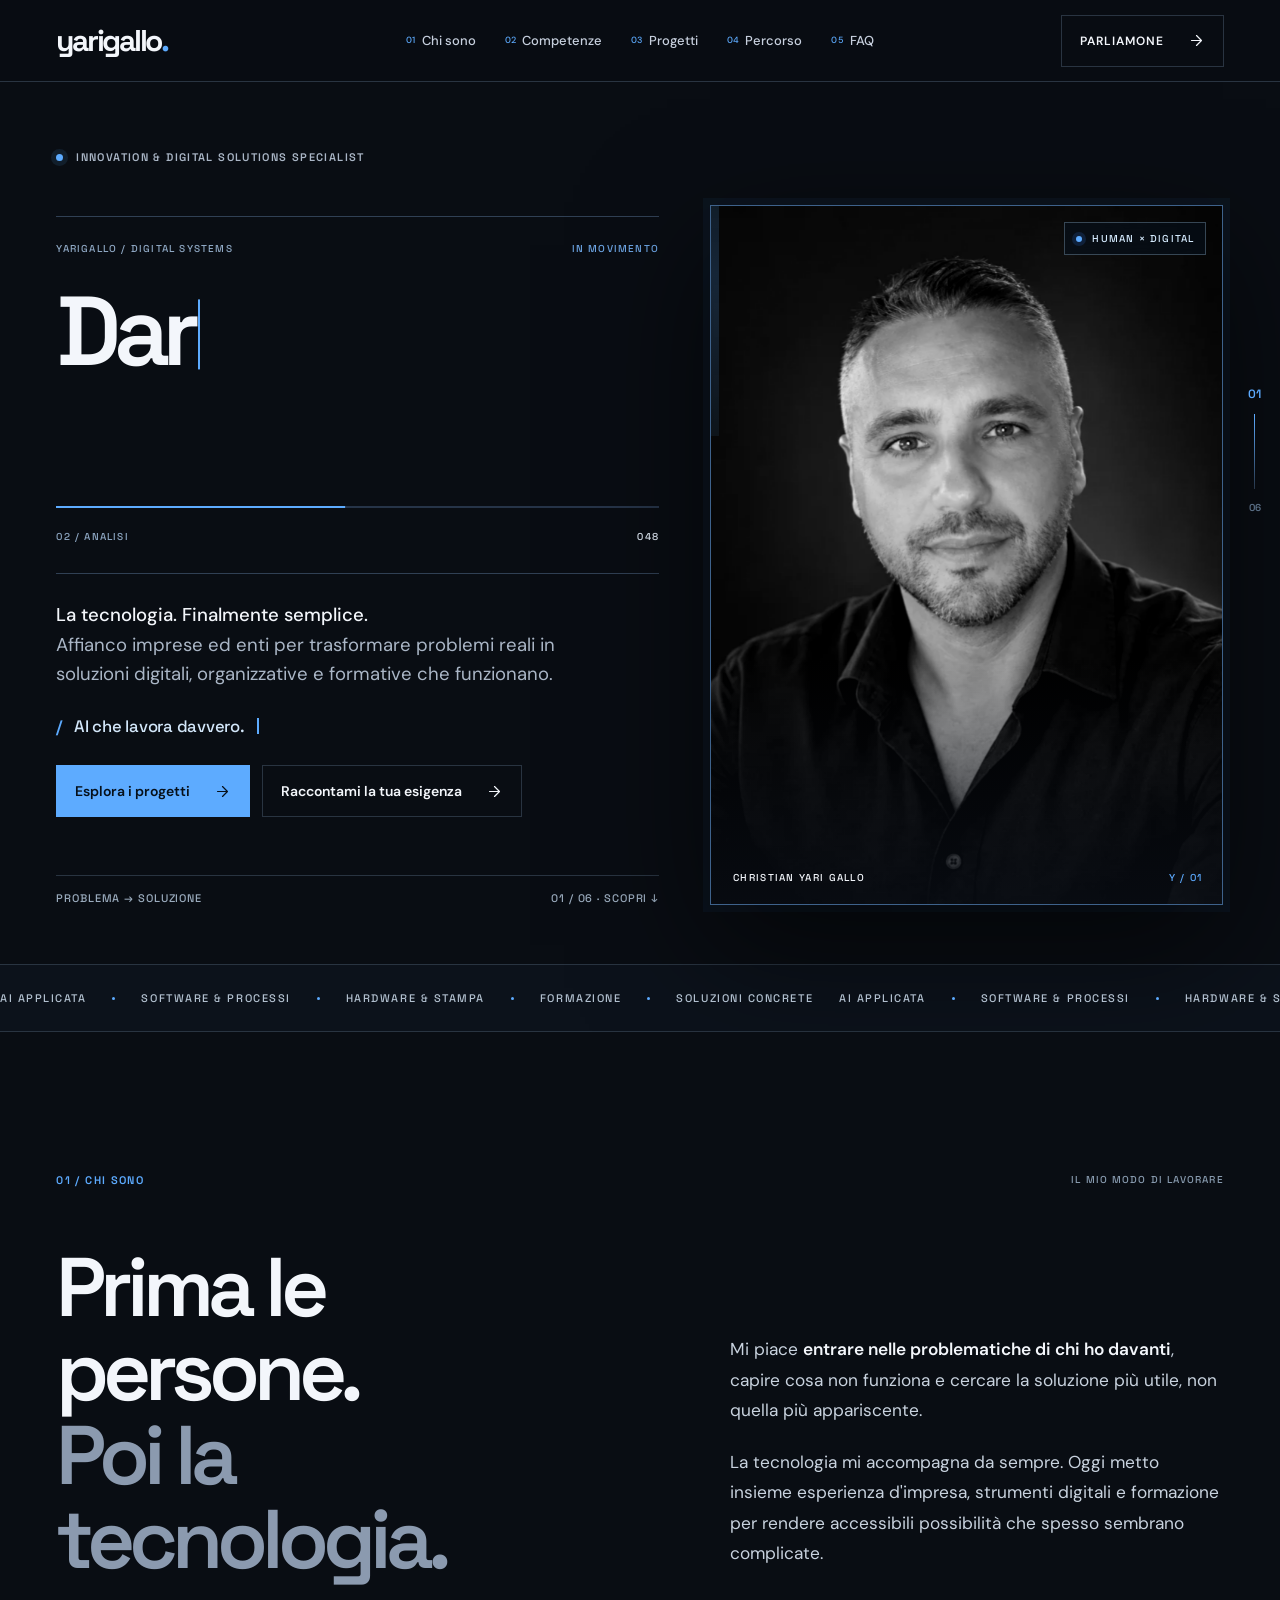
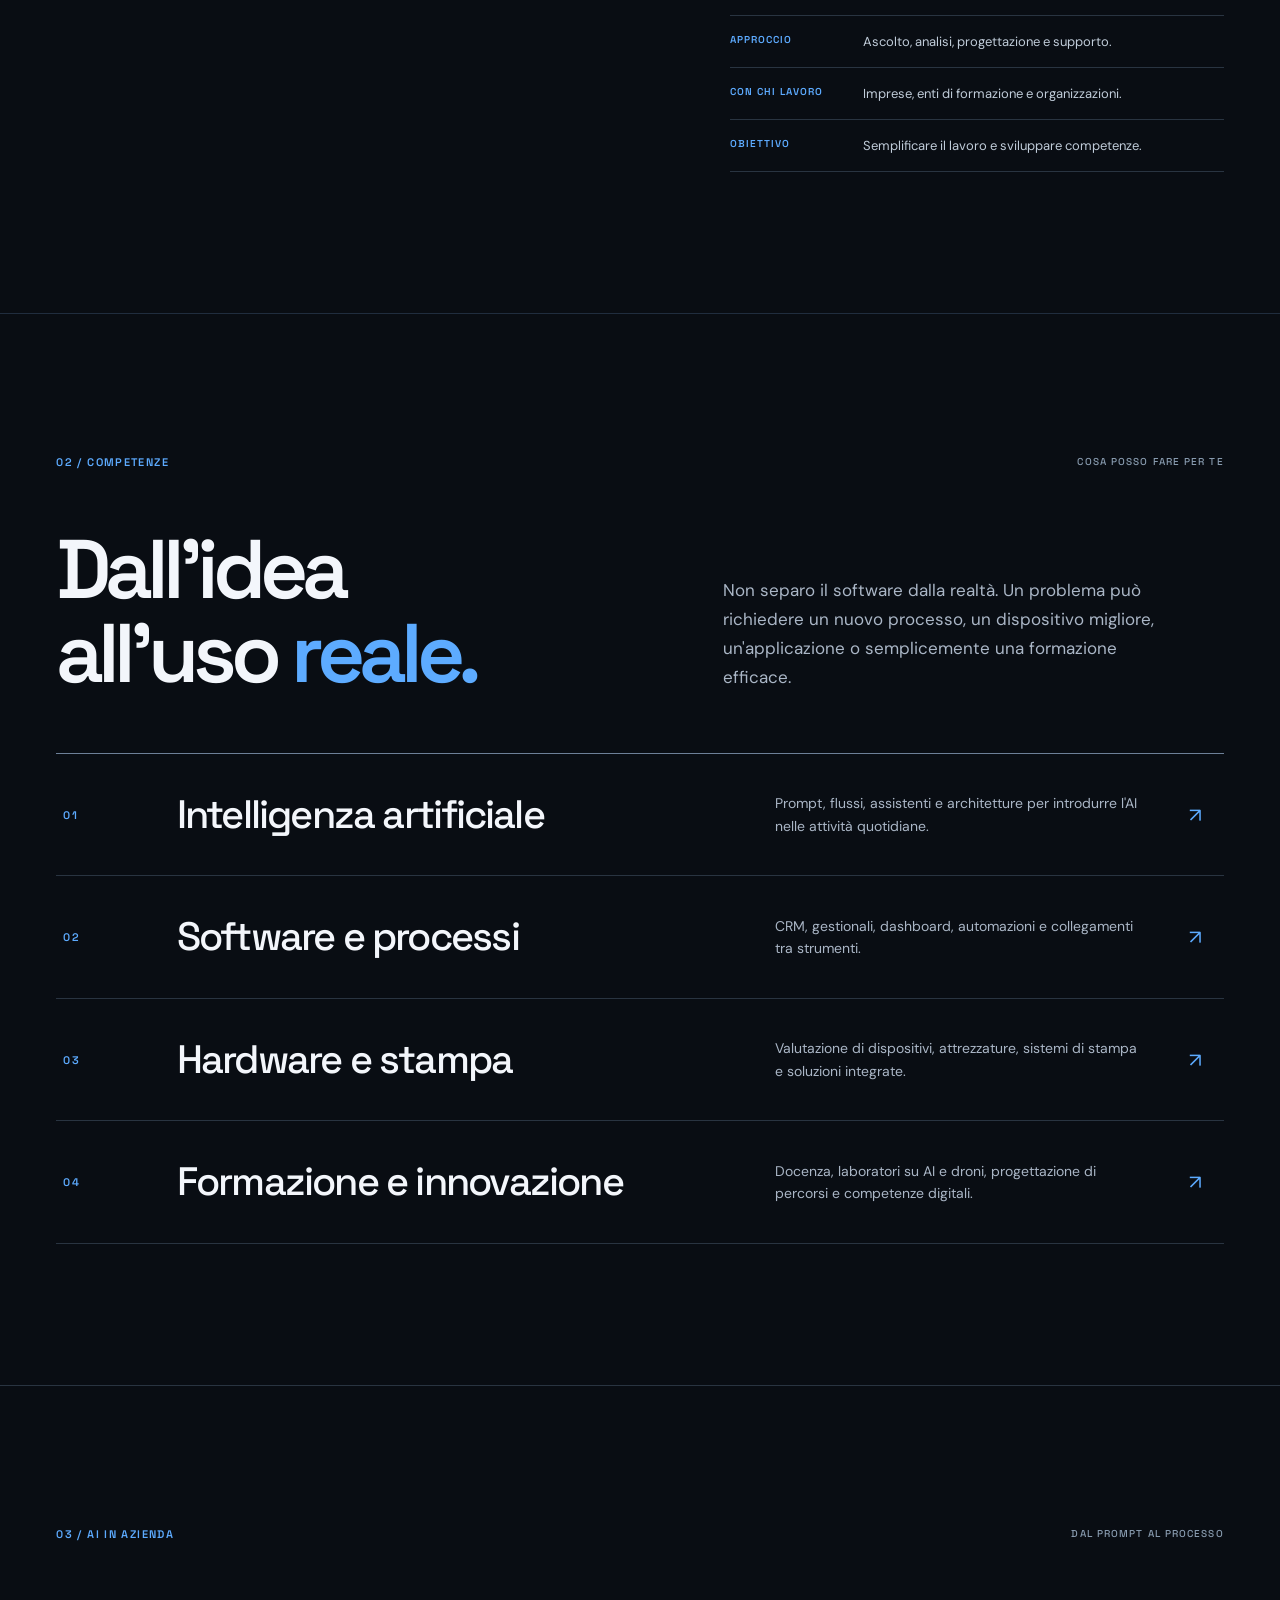
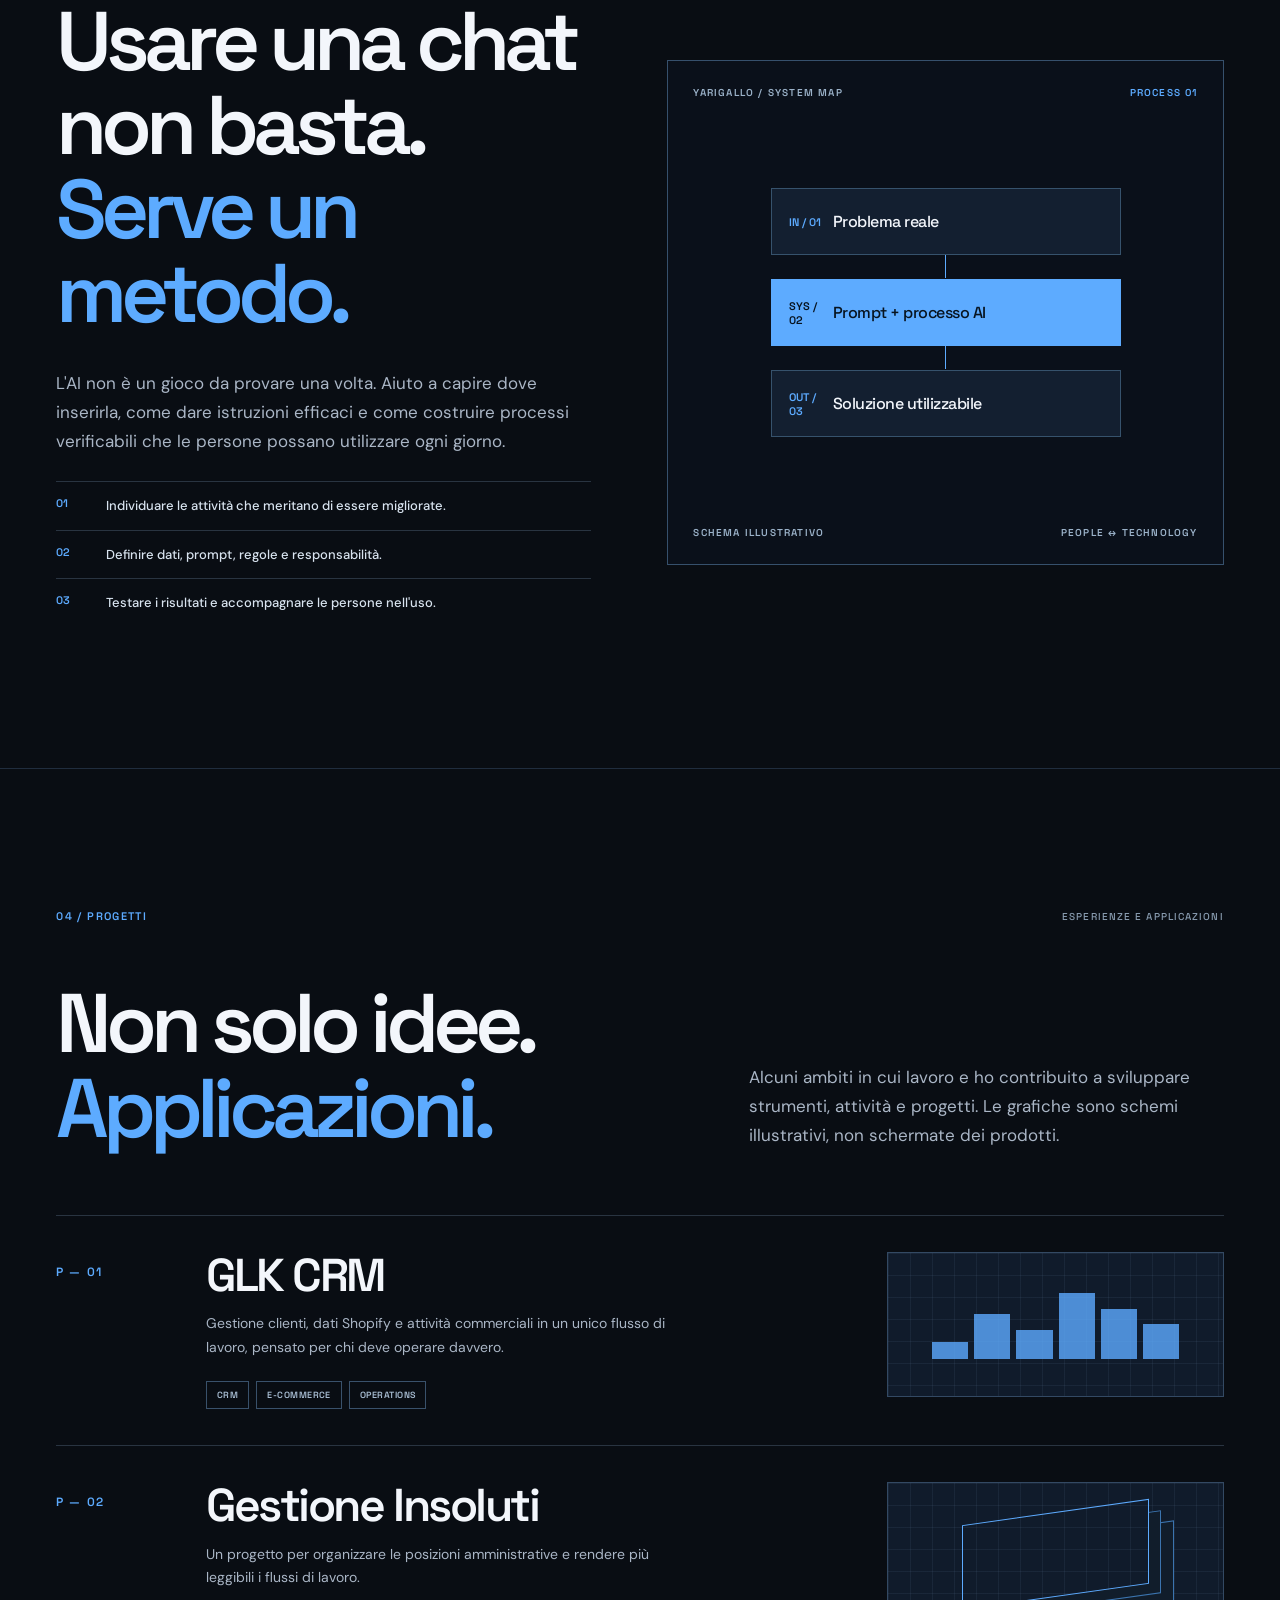
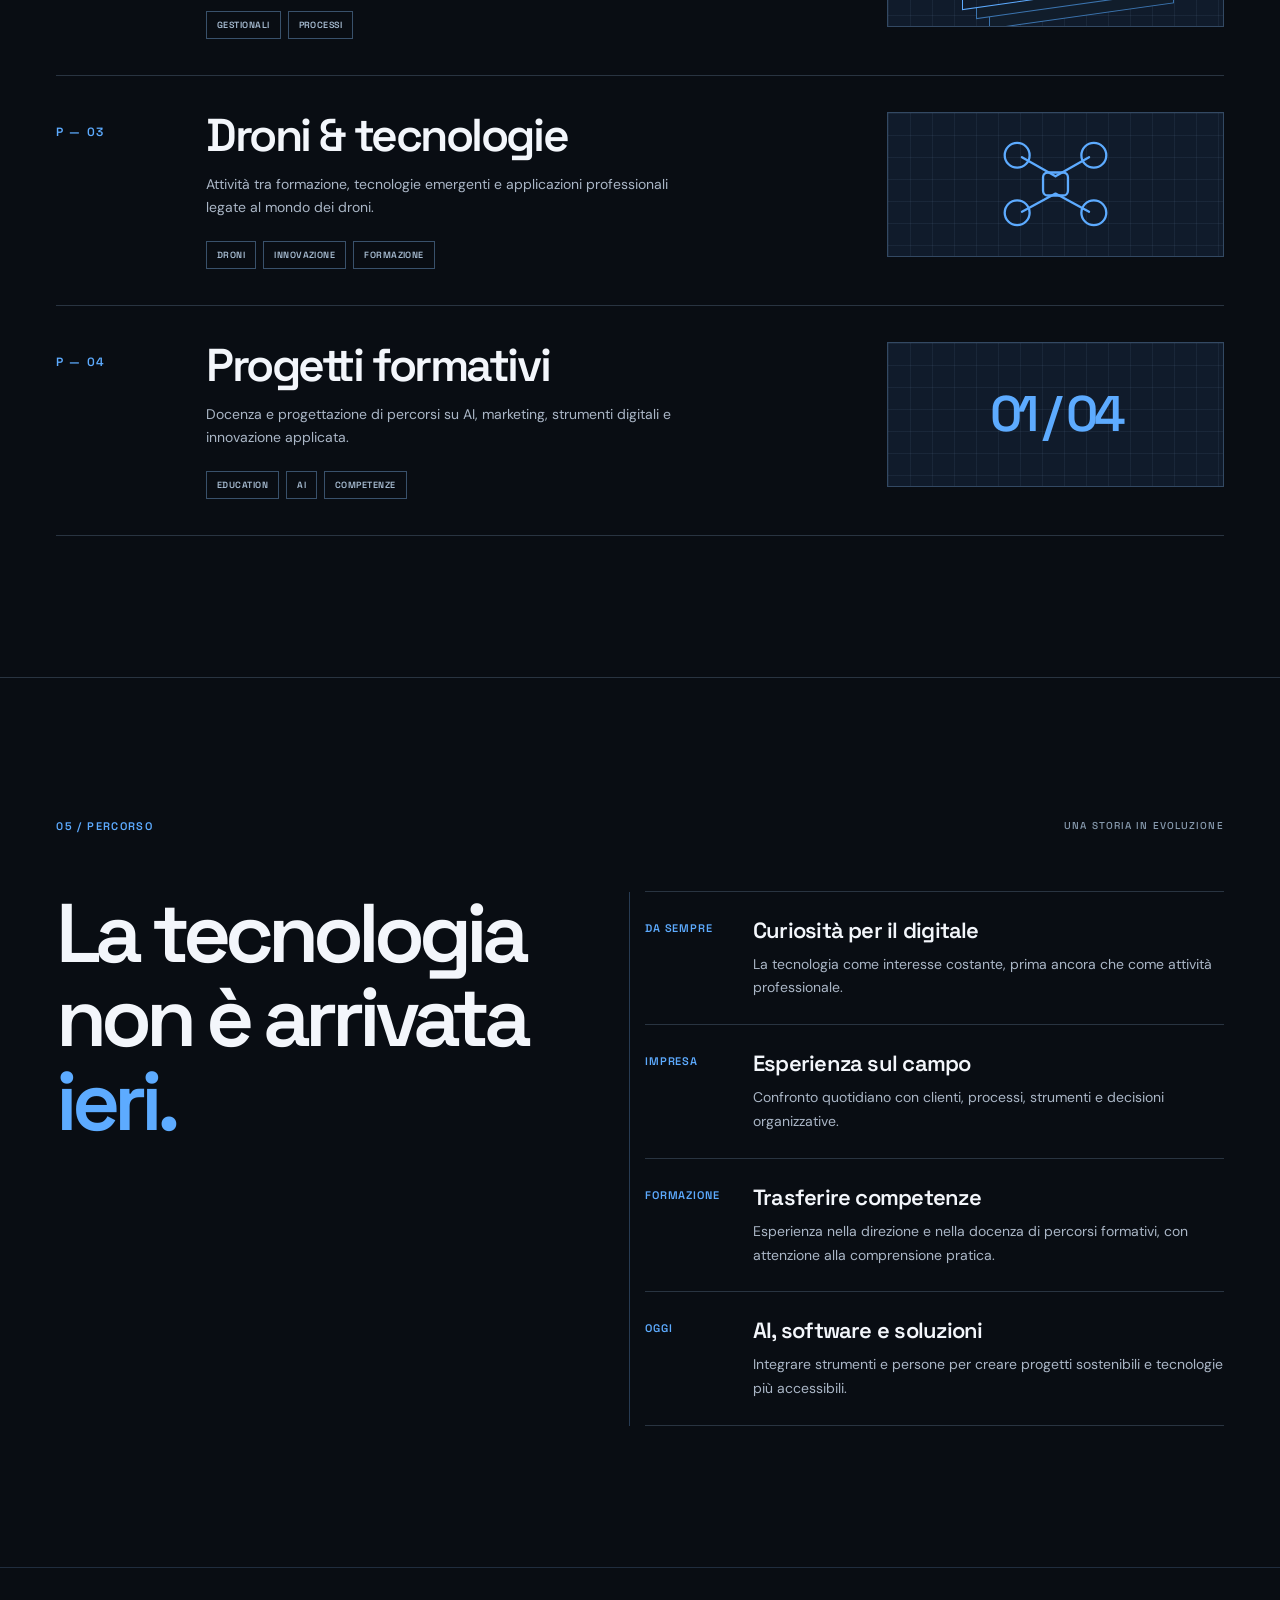
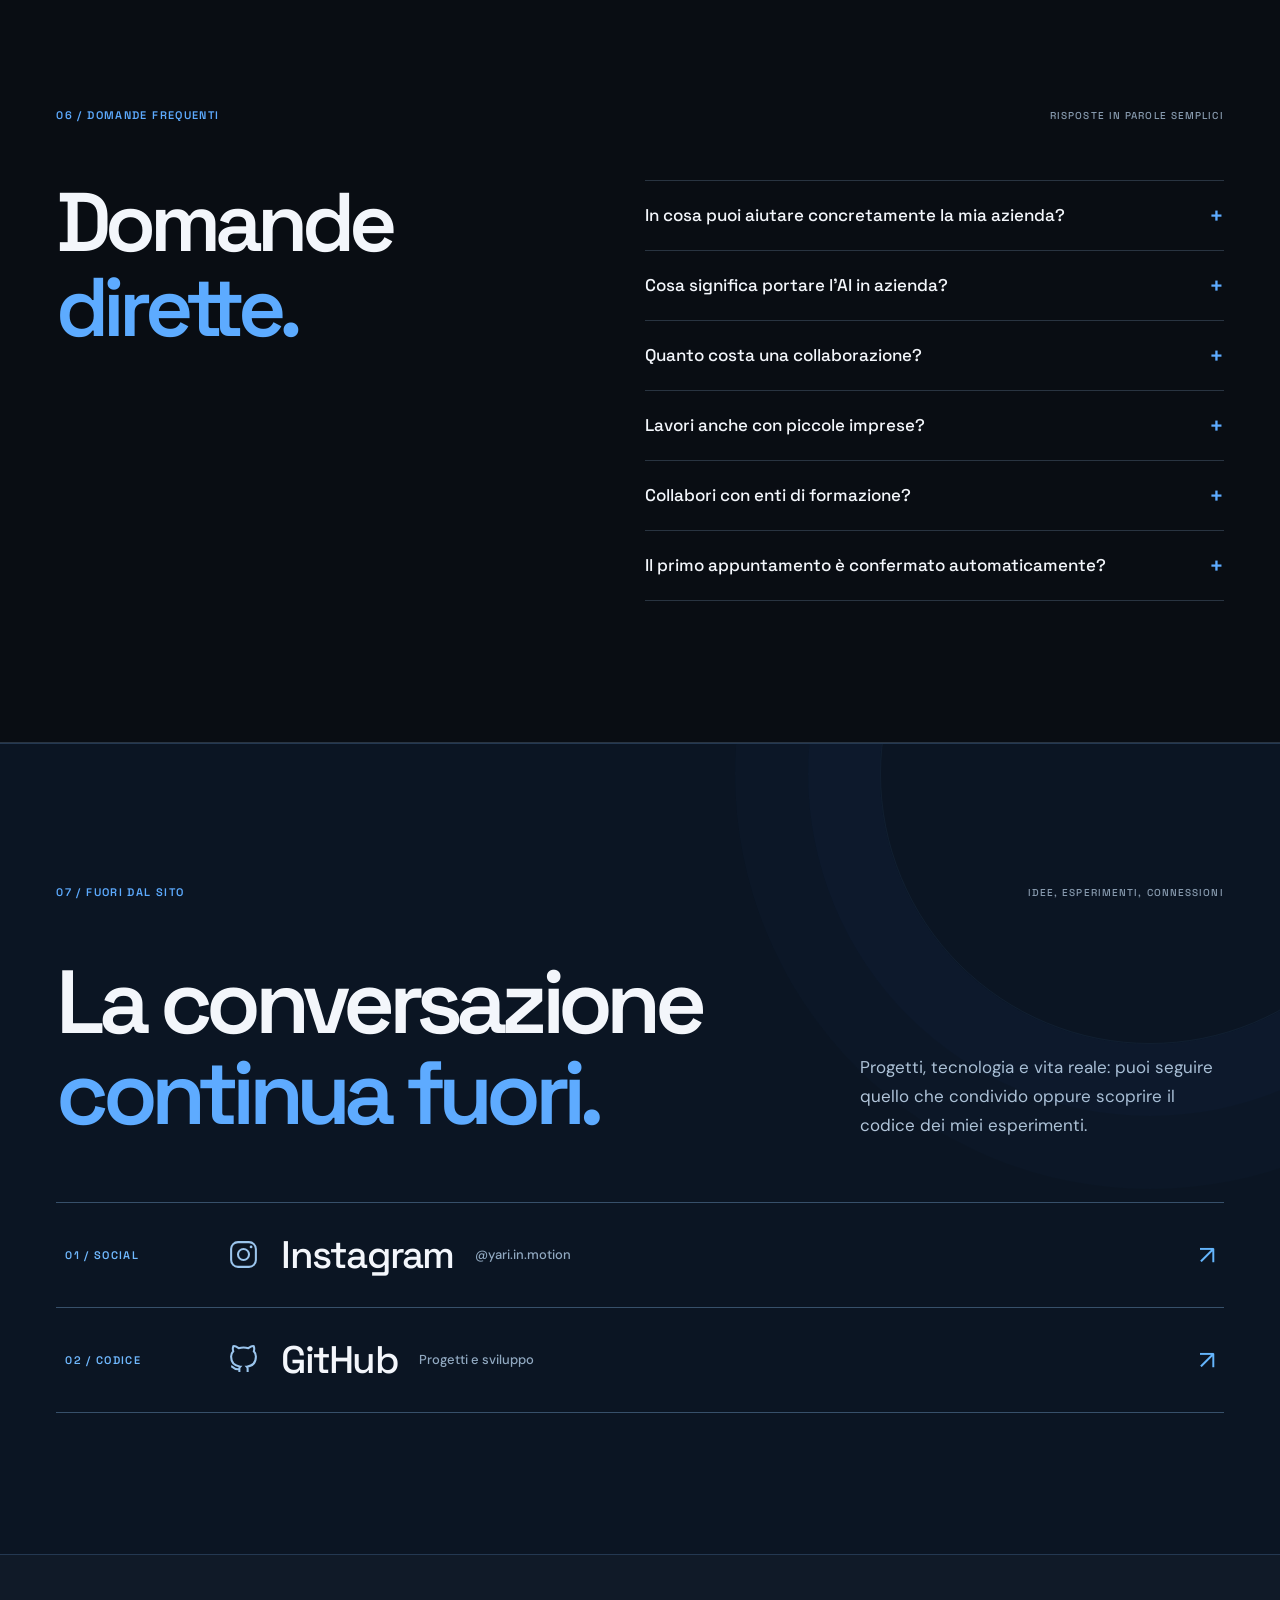
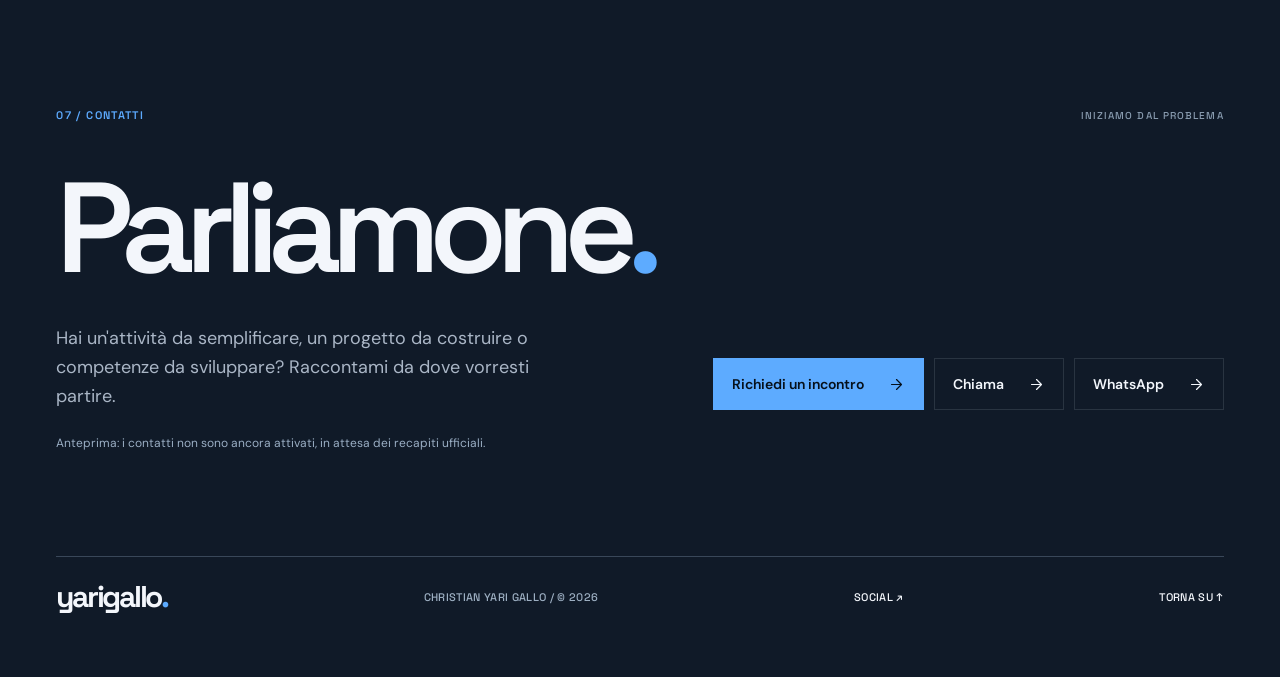
<file: anteprima-v3/index.html>
<!doctype html>
<html lang="it">
<head>
<meta charset="utf-8">
<meta name="viewport" content="width=device-width,initial-scale=1,viewport-fit=cover">
<script>
/* v3.5: incoming shared URLs always open the hero. */
try {
  if ('scrollRestoration' in history) history.scrollRestoration = 'manual';
  if (location.hash) history.replaceState(history.state, '', location.pathname + location.search);
} catch (_) {}
</script>
<meta name="theme-color" content="#090D13">
<meta name="robots" content="noindex,nofollow">
<meta name="description" content="yarigallo — Christian Yari Gallo. Tecnologia semplice, AI applicata, software, hardware e formazione per imprese ed enti.">
<meta property="og:type" content="website">
<meta property="og:title" content="yarigallo. — Tecnologia semplice, soluzioni concrete">
<meta property="og:description" content="Capire il problema. Scegliere gli strumenti giusti. Fare funzionare la tecnologia nella vita reale.">
<title>yarigallo. — Christian Yari Gallo</title>
<link rel="preconnect" href="https://fonts.googleapis.com">
<link rel="preconnect" href="https://fonts.gstatic.com" crossorigin>
<link href="https://fonts.googleapis.com/css2?family=DM+Sans:wght@400;500;600;700&family=Space+Grotesk:wght@400;500;600;700&display=swap" rel="stylesheet">
<style>
:root{--bg:#090D13;--ink:#F3F6FB;--sub:#AAB6C6;--blue:#5DABFF;--edge:#293441;--soft:#111924;--hi:#192739;--width:1220px;--gutter:clamp(20px,4.4vw,72px);--serif:Georgia,serif}
*,*::before,*::after{box-sizing:border-box}
html{max-width:100%;overflow-x:clip;scroll-behavior:smooth;scroll-padding-top:84px}
body{margin:0;max-width:100%;overflow-x:clip;background:var(--bg);color:var(--ink);font-family:'DM Sans',Arial,sans-serif;-webkit-font-smoothing:antialiased;overscroll-behavior-x:none}
body.modal-open{overflow:hidden}
button,input,textarea,select{font:inherit}
a{color:inherit;text-decoration:none}
button{cursor:pointer}
:focus-visible{outline:2px solid var(--blue);outline-offset:4px}
::selection{background:var(--blue);color:#071018}
.container{width:min(calc(100% - 2*var(--gutter)),var(--width));margin-inline:auto;min-width:0}
.skip{position:absolute;left:10px;top:-100px;background:#fff;color:#000;z-index:200;padding:12px}
.skip:focus{top:10px}
.overline,.index,.mono,.eyebrow{font-family:'Space Grotesk',sans-serif;text-transform:uppercase;letter-spacing:.125em}
.index{font-size:11px;color:var(--blue);font-weight:600}
.overline{font-size:11px;font-weight:600;color:var(--sub)}
.line{height:1px;background:var(--edge);width:100%}
.display{font-family:'Space Grotesk',Arial,sans-serif;font-weight:600;letter-spacing:-.068em;line-height:1.05}
.blu{color:var(--blue)}
.muted{color:var(--sub)}
.btn{display:inline-flex;align-items:center;justify-content:space-between;gap:24px;min-height:52px;padding:13px 18px;font-size:14px;font-weight:600;border:1px solid var(--edge);transition:background .22s,border-color .22s,transform .22s;white-space:nowrap;background:transparent;color:var(--ink)}
.btn:hover{background:var(--hi);border-color:var(--blue);transform:translateY(-2px)}
.btn--primary{background:var(--blue);border-color:var(--blue);color:#06101a}
.btn--primary:hover{background:#8CC5FF;color:#06101a}
.btn svg{width:17px;height:17px;flex:none}
.icon{width:18px;height:18px;stroke:currentColor;stroke-width:1.7;fill:none;stroke-linecap:round;stroke-linejoin:round}
.header{height:82px;position:sticky;top:0;z-index:40;background:rgba(9,13,19,.93);backdrop-filter:blur(16px);border-bottom:1px solid var(--edge)}
.header-inner{height:100%;display:grid;grid-template-columns:1fr auto 1fr;align-items:center;gap:22px}
.brand{font:700 30px/1 'Space Grotesk',Arial,sans-serif;letter-spacing:-.075em;white-space:nowrap}
.brand span{color:inherit}.brand span:last-child{color:var(--blue)}
.nav{display:flex;gap:29px;align-items:center}
.nav a{font-size:13px;font-weight:500;color:#C7D0DE;transition:color .2s}
.nav a:hover{color:var(--blue)}
.nav a[aria-current="true"]{color:var(--blue)}
.header-cta{justify-self:end;font-size:12px;letter-spacing:.08em;text-transform:uppercase}
.menu-button{display:none;align-items:center;justify-content:center;width:44px;height:44px;border:1px solid var(--edge);background:var(--soft);color:white}
.mobile-nav{display:none}
/* Hero — personal, not a SaaS landing page */
.hero{min-height:calc(100svh - 82px);display:grid;grid-template-columns:minmax(0,1.26fr) minmax(320px,.74fr);position:relative;align-items:end;gap:clamp(26px,4vw,70px);padding-top:68px;padding-bottom:59px}
.hero-label{display:flex;align-items:center;gap:13px;margin-bottom:52px;flex-wrap:wrap}
.live-led{display:inline-block;width:7px;height:7px;background:var(--blue);border-radius:50%;box-shadow:0 0 0 5px #5dabff1a}
.hero h1{font:600 clamp(65px,8.9vw,146px)/.92 'Space Grotesk',Arial,sans-serif;letter-spacing:-.09em;margin:0 0 30px;text-wrap:balance}
.hero h1>span{display:block}
.hero-name-bottom{white-space:nowrap}
.hero-headline{max-width:660px;display:grid;grid-template-columns:1fr;gap:16px}
.hero-headline p{font-size:clamp(17px,1.45vw,21px);line-height:1.6;color:var(--sub);margin:0;max-width:570px}
.hero-headline strong{color:var(--ink);font-weight:500}
.hero-buttons{display:flex;flex-wrap:wrap;gap:12px;margin-top:26px}
.hero-meta{display:flex;align-items:center;justify-content:space-between;gap:12px;margin-top:58px;padding-top:15px;border-top:1px solid var(--edge);font:500 11px 'Space Grotesk',Arial,sans-serif;letter-spacing:.08em;color:#9AABBD}
.portrait{position:relative;align-self:end;isolation:isolate;min-width:0;max-height:700px;aspect-ratio:4/5.2;overflow:hidden;background:#111927;border:1px solid #35465a}
.portrait img{width:100%;height:100%;display:block;object-fit:cover;object-position:center 20%;filter:grayscale(1) contrast(1.04)}
.portrait:before{content:'';position:absolute;left:0;right:0;bottom:0;height:35%;background:linear-gradient(transparent,#0B1019a8);z-index:1;pointer-events:none}
.photo-label{position:absolute;bottom:20px;left:22px;right:20px;z-index:2;display:flex;justify-content:space-between;gap:10px;font:500 10px 'Space Grotesk',Arial,sans-serif;letter-spacing:.13em}
.photo-label b{font-weight:500;color:var(--blue)}
.portrait:after{content:'';position:absolute;top:0;right:0;width:8px;height:33%;background:var(--blue)}
/* slim topic strip */
.strip{border-block:1px solid var(--edge);background:#0C121B}
.strip-inner{min-height:66px;display:flex;align-items:center;justify-content:space-between;gap:22px;white-space:nowrap;overflow:auto;scrollbar-width:none}
.strip-inner::-webkit-scrollbar{display:none}
.strip em{font:500 11px 'Space Grotesk',Arial,sans-serif;font-style:normal;text-transform:uppercase;letter-spacing:.14em;color:#B2C0CF}
.strip .dot{width:3px;height:3px;border-radius:50%;background:var(--blue);flex:none}
/* general sections */
.section{padding-block:clamp(95px,11vw,165px);border-bottom:1px solid var(--edge);scroll-margin-top:82px}
.section-tag{display:flex;justify-content:space-between;gap:20px;align-items:center;margin-bottom:58px}
.section-tag .right{font:500 10px 'Space Grotesk',Arial,sans-serif;color:#889BAF;letter-spacing:.11em;text-align:right}
.section-heading{font:600 clamp(45px,6.5vw,94px)/1.01 'Space Grotesk',Arial,sans-serif;letter-spacing:-.072em;margin:0}
.section-sub{font-size:17px;line-height:1.7;color:var(--sub);max-width:590px}
/* Personal profile: asymmetric editorial split */
.about-grid{display:grid;grid-template-columns:minmax(0,1.05fr) minmax(0,.95fr);gap:clamp(45px,10vw,160px)}
.about-left h2{max-width:730px}
.about-left h2 .lighter{color:#8B9AAF}
.about-right{padding-top:clamp(20px,7vw,100px)}
.about-right p{font-size:clamp(17px,1.35vw,20px);line-height:1.75;color:#C8D2DE;margin:0 0 22px}
.about-right strong{font-weight:600;color:var(--ink)}
.about-mini{margin-top:47px;border-top:1px solid var(--edge)}
.about-mini div{padding:17px 0;display:grid;grid-template-columns:118px 1fr;gap:15px;border-bottom:1px solid var(--edge);font-size:13px;color:#C0CCD9}
.about-mini span:first-child{font:600 10px 'Space Grotesk',Arial,sans-serif;letter-spacing:.1em;color:var(--blue);text-transform:uppercase}
/* Competence index: variable rhythm, not 3 cards */
.capabilities .intro-grid{display:grid;grid-template-columns:1.1fr .9fr;gap:55px;align-items:end;margin-bottom:58px}
.capabilities .intro-grid .section-sub{max-width:460px;margin:0 0 3px}
.skill-list{border-top:1px solid #6D8098}
.skill{position:relative;display:grid;grid-template-columns:75px minmax(0,1fr) minmax(200px,.67fr) 28px;gap:clamp(14px,3vw,45px);align-items:center;padding:clamp(22px,3vw,42px) 7px;border-bottom:1px solid var(--edge);transition:background .35s,padding .35s}
.skill:hover{background:#141E2B;padding-inline:20px}
.skill-index{font:600 11px 'Space Grotesk',Arial,sans-serif;color:var(--blue);letter-spacing:.12em}
.skill h3{font:500 clamp(25px,3.1vw,43px)/1.11 'Space Grotesk',Arial,sans-serif;letter-spacing:-.045em;margin:0}
.skill p{font-size:14px;line-height:1.6;color:var(--sub);max-width:370px;margin:0}
.skill .arrow{color:var(--blue);font-size:20px}
/* AI example panel */
.ai-section{background:#0D1521}
.ai-layout{display:grid;grid-template-columns:.98fr 1.02fr;gap:clamp(42px,6vw,90px);align-items:center}
.ai-layout h2{max-width:610px}
.ai-layout h2 em{font-style:normal;color:var(--blue)}
.ai-layout .section-sub{margin:34px 0 26px}
.ai-steps{display:grid;gap:0;max-width:535px;margin-top:20px}
.ai-steps>div{border-top:1px solid var(--edge);display:grid;grid-template-columns:37px 1fr;gap:13px;padding:14px 0;font-size:13px;line-height:1.5}
.ai-steps span{font:600 11px 'Space Grotesk',Arial,sans-serif;color:var(--blue)}
.ai-steps strong{font-weight:500;color:#D8E3EF}
.ai-diagram{position:relative;min-height:505px;border:1px solid #36506C;background:#0A101A;overflow:hidden;padding:25px;display:flex;flex-direction:column;gap:24px;justify-content:space-between}
.ai-diagram:before{content:'';inset:0;position:absolute;background:linear-gradient(90deg,transparent 49.8%,#5dabff13 50%,transparent 50.2%),linear-gradient(0deg,transparent 49.8%,#5dabff13 50%,transparent 50.2%);background-size:50px 50px;pointer-events:none}
.diagram-head,.diagram-foot{position:relative;z-index:1;display:flex;justify-content:space-between;gap:8px;font:600 10px 'Space Grotesk',Arial,sans-serif;letter-spacing:.12em;color:#9BB2C9}
.diagram-head span:last-child{color:var(--blue)}
.flow-blocks{position:relative;z-index:1;display:grid;gap:12px;margin-inline:auto;width:min(100%,350px)}
.flow-box{position:relative;border:1px solid #36526C;background:#131F30;min-height:67px;padding:13px 17px;display:grid;grid-template-columns:34px 1fr;gap:10px;align-items:center}
.flow-box span{font:600 11px 'Space Grotesk',Arial,sans-serif;color:var(--blue)}
.flow-box b{font:500 16px 'Space Grotesk',Arial,sans-serif;letter-spacing:-.03em}
.flow-box--focus{background:var(--blue);border-color:var(--blue);color:#07131f}
.flow-box--focus span{color:#07131f}
.flow-line{height:23px;width:1px;background:var(--blue);margin:-12px auto;z-index:2}
.diagram-foot{align-self:stretch}
/* projects show as editorial case index */
.projects-intro{display:grid;grid-template-columns:.85fr 1.15fr;align-items:end;gap:40px;margin-bottom:65px}
.projects-intro .section-sub{max-width:475px;justify-self:end;margin:0}
.project{display:grid;grid-template-columns:clamp(65px,9vw,132px) minmax(0,1fr) minmax(225px,.52fr);gap:clamp(14px,2.7vw,40px);padding:36px 0;border-top:1px solid var(--edge);align-items:start}
.project:last-child{border-bottom:1px solid var(--edge)}
.project-id{font:600 12px 'Space Grotesk',Arial,sans-serif;letter-spacing:.13em;color:var(--blue);padding-top:12px}
.project h3{font:600 clamp(30px,3.6vw,56px)/1.04 'Space Grotesk',Arial,sans-serif;letter-spacing:-.053em;margin:0 0 13px}
.project p{font-size:14px;color:var(--sub);max-width:480px;line-height:1.65;margin:0}
.project-tags{display:flex;flex-wrap:wrap;gap:7px;margin-top:22px}
.project-tags span{border:1px solid #39516B;padding:7px 10px;font:600 9px 'Space Grotesk',Arial,sans-serif;color:#A8BDD3;letter-spacing:.05em}
.project-visual{min-width:0;min-height:145px;max-height:205px;border:1px solid #334963;background:#101B2B;display:grid;place-items:center;overflow:hidden;position:relative}
.project-visual:before{content:'';inset:0;position:absolute;background-image:linear-gradient(#7a9cbd18 1px,transparent 1px),linear-gradient(90deg,#7a9cbd18 1px,transparent 1px);background-size:22px 22px}
.visual-data{z-index:1;position:relative;width:74%;display:grid;grid-template-columns:repeat(6,1fr);gap:6px;align-items:end;height:70px}
.visual-data i{display:block;background:var(--blue);height:25%;opacity:.8}
.visual-data i:nth-child(2){height:65%}.visual-data i:nth-child(3){height:42%}.visual-data i:nth-child(4){height:95%}.visual-data i:nth-child(5){height:72%}.visual-data i:nth-child(6){height:50%}
.visual-stack{position:relative;z-index:1;width:56%;height:85px;border:1px solid var(--blue);transform:skewY(-8deg);box-shadow:13px 12px 0 -2px #111d2b,13px 12px 0 -1px #3b74af,26px 24px 0 -2px #111d2b,26px 24px 0 -1px #3b74af}
.visual-drone{position:relative;z-index:1;display:grid;place-items:center;width:115px;height:100px}
.visual-drone svg{width:100%;height:100%;fill:none;stroke:var(--blue);stroke-width:2.4;stroke-linecap:round;stroke-linejoin:round}
.visual-class{position:relative;z-index:1;font:600 50px 'Space Grotesk',Arial,sans-serif;color:var(--blue);letter-spacing:-.09em}
/* Journey / timeline */
.journey-layout{display:grid;grid-template-columns:.9fr 1.1fr;gap:clamp(45px,9vw,135px)}
.journey-layout h2{max-width:590px;position:sticky;top:130px}
.timeline{border-top:1px solid var(--edge)}
.moment{display:grid;grid-template-columns:92px minmax(0,1fr);gap:16px;padding:24px 0;border-bottom:1px solid var(--edge)}
.moment-index{font:600 11px 'Space Grotesk',Arial,sans-serif;letter-spacing:.08em;color:var(--blue);padding-top:5px}
.moment h3{font:600 22px 'Space Grotesk',Arial,sans-serif;margin:0 0 9px;letter-spacing:-.035em}
.moment p{font-size:14px;color:var(--sub);line-height:1.7;margin:0}
/* FAQs */
.faq-layout{display:grid;grid-template-columns:.9fr 1.1fr;gap:clamp(45px,9vw,130px)}
.questions{border-top:1px solid var(--edge)}
.questions details{border-bottom:1px solid var(--edge);padding:19px 0}
.questions summary{list-style:none;display:flex;justify-content:space-between;align-items:center;gap:20px;cursor:pointer;font:500 17px/1.5 'Space Grotesk'}
.questions summary::-webkit-details-marker{display:none}
.questions summary::after{content:'+';font:500 24px 'Space Grotesk',Arial,sans-serif;color:var(--blue)}
.questions details[open] summary::after{content:'−'}
.questions p{color:var(--sub);font-size:14px;line-height:1.75;margin:13px 35px 5px 0}
/* contact */
.contact{padding:clamp(100px,12vw,165px) 0 65px;background:#101A28;scroll-margin-top:82px}
.contact .section-tag{margin-bottom:45px}
.contact-title{font:600 clamp(66px,10vw,160px)/.95 'Space Grotesk',Arial,sans-serif;letter-spacing:-.085em;margin:0 0 35px}
.contact-title span{color:var(--blue)}
.contact-sub{display:flex;justify-content:space-between;align-items:end;gap:40px;flex-wrap:wrap}
.contact-sub p{font-size:18px;line-height:1.6;color:var(--sub);max-width:510px;margin:0}
.contact-actions{display:flex;gap:10px;flex-wrap:wrap}
.footer{border-top:1px solid #394759;margin-top:105px;padding-top:25px;display:flex;justify-content:space-between;align-items:center;gap:18px;color:#9DAFC2;font:500 11px 'Space Grotesk',Arial,sans-serif;letter-spacing:.03em}
.footer a{color:var(--ink)}
/* dialog */
dialog{border:1px solid #405770;background:#0C1522;color:var(--ink);width:min(95vw,530px);max-height:90dvh;overflow:auto;padding:30px}
dialog::backdrop{background:#01050bba;backdrop-filter:blur(6px)}
.dialog-head{display:flex;justify-content:space-between;align-items:start;gap:20px}
.dialog-head h2{font:600 32px 'Space Grotesk',Arial,sans-serif;letter-spacing:-.04em;margin:0}
.dialog-close{background:none;color:#fff;border:1px solid var(--edge);width:38px;height:38px}
.contact-form{display:grid;gap:14px;margin-top:25px}
.contact-form label{display:grid;gap:7px;font:500 12px 'Space Grotesk',Arial,sans-serif;color:#DAE3ED}
.contact-form input,.contact-form textarea,.contact-form select{background:#121F30;border:1px solid #354861;color:var(--ink);padding:12px;border-radius:0;min-width:0;width:100%}
.contact-form textarea{min-height:100px;resize:vertical}
.form-note{font-size:12px;color:var(--sub);line-height:1.55;margin:7px 0}
/* reveal only after JS has initialized; no hidden content in reduced motion */
.motion .reveal{opacity:0;transform:translateY(18px);transition:opacity .75s ease,transform .75s cubic-bezier(.2,.7,.2,1)}
.motion .reveal.visible{opacity:1;transform:none}
@media(hover:hover) and (pointer:fine){.portrait{transition:border-color .45s,transform .6s}.portrait:hover{border-color:var(--blue);transform:translateY(-3px)}.project-visual{transition:border-color .3s}.project:hover .project-visual{border-color:var(--blue)}.flow-box--focus{box-shadow:0 0 0 0 #5dabff66;animation:softPulse 4s ease-in-out infinite}@keyframes softPulse{50%{box-shadow:0 0 0 8px #5dabff10}}}
@media(max-width:1100px){.header-inner{grid-template-columns:1fr auto}.nav{display:none}.header-cta{display:none}.menu-button{display:flex;justify-self:end}.mobile-nav{display:grid;position:absolute;top:82px;left:0;right:0;background:#0A1019;border-bottom:1px solid var(--edge);padding:18px var(--gutter) 28px;gap:0;box-shadow:0 35px 50px #0009}.mobile-nav[hidden]{display:none}.mobile-nav a{display:flex;justify-content:space-between;border-bottom:1px solid var(--edge);padding:16px 0;font:500 19px 'Space Grotesk'}.mobile-nav a span{font-size:12px;color:var(--blue)}.hero{grid-template-columns:1.1fr .9fr}.hero h1{font-size:clamp(57px,7.7vw,100px)}.skill{grid-template-columns:55px 1fr minmax(140px,.75fr) 20px}.about-grid,.journey-layout,.faq-layout{gap:55px}.project{grid-template-columns:75px minmax(0,1fr) minmax(180px,.55fr)}}
@media(max-width:760px){.header{height:72px}.header-inner{height:72px}.mobile-nav{top:72px}.brand{font-size:28px}.hero{grid-template-columns:1fr;gap:25px;padding-top:40px;padding-bottom:35px;min-height:auto}.hero-label{margin-bottom:31px}.hero h1{font-size:clamp(58px,11.6vw,88px);margin-bottom:26px}.hero-headline{max-width:640px}.hero-headline p{font-size:17px}.hero-meta{margin-top:35px}.portrait{width:min(100%,540px);max-height:none;aspect-ratio:1.13;justify-self:center}.portrait img{object-position:center 19%}.section{padding-block:93px}.section-tag{margin-bottom:40px}.about-grid,.capabilities .intro-grid,.ai-layout,.projects-intro,.journey-layout,.faq-layout{grid-template-columns:1fr;gap:30px}.about-right{padding-top:0}.about-left h2{max-width:600px}.section-heading{font-size:clamp(48px,9vw,80px)}.capabilities .intro-grid .section-sub,.projects-intro .section-sub{max-width:650px;justify-self:start}.skill{grid-template-columns:45px 1fr 22px;gap:15px}.skill p{grid-column:2/-1;max-width:590px}.ai-diagram{min-height:480px}.project{grid-template-columns:55px 1fr;gap:12px}.project-visual{grid-column:2;max-width:430px;width:100%;margin-top:7px}.journey-layout h2{position:static}.contact{padding-top:100px}.contact-title{font-size:clamp(64px,11vw,100px)}.footer{flex-wrap:wrap;margin-top:80px}}
@media(max-width:450px){:root{--gutter:19px}.hero h1{font-size:clamp(51px,13vw,62px)}.hero-name-bottom{white-space:normal}.hero-label .overline{font-size:9px}.hero-headline p{font-size:16px}.hero-buttons{display:grid}.btn{width:100%}.hero-meta{font-size:9px}.section{padding-block:78px}.section-heading{font-size:clamp(45px,12vw,58px)}.skill{grid-template-columns:28px minmax(0,1fr) 18px;gap:12px}.skill h3{font-size:29px}.skill p{grid-column:2;grid-row:2;font-size:13px}.skill .arrow{grid-column:3;grid-row:1}.ai-diagram{padding:15px;min-height:445px}.flow-box b{font-size:14px}.project{grid-template-columns:36px 1fr}.project h3{font-size:31px}.project-visual{grid-column:2}.moment{grid-template-columns:60px 1fr;gap:10px}.contact-title{font-size:clamp(54px,14vw,75px)}.contact-actions{width:100%}.contact-actions .btn{width:100%}.contact-sub p{font-size:16px}.footer{font-size:10px;gap:15px}dialog{padding:22px}}
@media(prefers-reduced-motion:reduce){html{scroll-behavior:auto}.motion .reveal{opacity:1;transform:none;transition:none}*,*::before,*::after{animation-duration:.01ms!important;transition-duration:.01ms!important}}

/* motion-v32: expressive but restrained transitions, inspired by a real motion-first portfolio */
:root {--ease-out:cubic-bezier(.18,.82,.18,1);--ease-spring:cubic-bezier(.15,.95,.24,1.04)}
/* Homepage signature: original intro motion now lives inside the hero, always present. */
.hero-system{position:relative;min-width:0;margin:0 0 27px;padding:24px 0 29px;border-top:1px solid #304054;border-bottom:1px solid #304054;isolation:isolate;overflow:hidden}
.hero-system::before{content:'';position:absolute;left:-14%;top:0;width:55%;height:100%;background:radial-gradient(ellipse at left center,#205eaf1e,transparent 73%);z-index:-1;pointer-events:none}
.hero-system .boot-in{display:flex;flex-direction:column;gap:21px;min-width:0;width:100%}
.hero-system .boot-caption,.hero-system .boot-foot{display:flex;justify-content:space-between;align-items:center;gap:14px;font:500 10px/1.5 'Space Grotesk',Arial,sans-serif;letter-spacing:.12em;color:#8FA8C4;text-transform:uppercase}
.hero-system .boot-caption span:last-child{color:#6DA6E5}
.hero-system .boot-word{font:600 clamp(60px,7.65vw,111px)/.96 'Space Grotesk',Arial,sans-serif;letter-spacing:-.077em;margin:8px 0 12px;text-wrap:balance;overflow-wrap:normal}
.hero-system .boot-word i{color:var(--blue);font-style:normal}
.hero-system .boot-bar{height:2px;width:100%;overflow:hidden;background:#263448}
.hero-system .boot-fill{display:block;height:100%;width:100%;background:var(--blue);box-shadow:0 0 22px #5dabff77;transform-origin:left;transform:scaleX(0);will-change:transform}
.hero-system .boot-foot{gap:20px}
.hero-system .boot-foot .boot-count{font-variant-numeric:tabular-nums;color:#EAF4FF;min-width:3ch;text-align:right}
@media(max-width:1100px){.hero-system .boot-word{font-size:clamp(54px,7.2vw,84px)}}
@media(max-width:760px){.hero-system{margin-bottom:24px;padding:22px 0 25px}.hero-system .boot-word{font-size:clamp(53px,10.6vw,80px);margin:15px 0 12px}.hero-system .boot-in{gap:18px}}
@media(max-width:450px){.hero-system .boot-word{font-size:clamp(48px,11.5vw,62px)}.hero-system .boot-caption,.hero-system .boot-foot{font-size:9px;letter-spacing:.07em}}
.page-progress{position:fixed;inset:0 0 auto;height:2px;z-index:150;pointer-events:none}
.page-progress span{display:block;height:100%;width:100%;background:var(--blue);transform-origin:left;transform:scaleX(0);will-change:transform}
.section-indicator{position:fixed;right:19px;top:50%;transform:translateY(-50%);z-index:23;display:none;flex-direction:column;align-items:center;gap:12px;font:600 10px 'Space Grotesk',Arial,sans-serif;color:#5B7087;pointer-events:none}
.section-indicator-count{color:var(--blue);font-size:12px;transition:transform .25s}
.section-indicator-rule{height:75px;width:1px;background:linear-gradient(var(--blue),#273547)}
.nav-n{color:#5DABFF;font-size:9px;display:inline-block;margin-right:6px;vertical-align:2px;letter-spacing:.03em}
.header{transition:background .3s,border-color .3s;}
.header.is-scrolled{background:#090D13f5;border-bottom-color:#38638d}
/* Intro hero choreographed in sequence, not generic fade-in */
@media(prefers-reduced-motion:no-preference){
.hero-label{animation:heroRise .7s .08s var(--ease-out) backwards}
.hero h1{animation:heroRise .95s .16s var(--ease-out) backwards}
.hero-headline{animation:heroRise .9s .35s var(--ease-out) backwards}
.hero-live{animation:heroRise .9s .45s var(--ease-out) backwards}
.hero-buttons{animation:heroRise .9s .54s var(--ease-out) backwards}
.hero-meta{animation:heroRise .9s .65s var(--ease-out) backwards}
.portrait{animation:photoEnter 1.2s .24s var(--ease-out) backwards}
@keyframes heroRise{from{opacity:0;transform:translateY(30px);filter:blur(7px)}to{opacity:1;transform:none;filter:blur(0)}}
@keyframes photoEnter{from{opacity:0;clip-path:inset(18% 0 30% 0);transform:scale(.93)}to{opacity:1;clip-path:inset(0);transform:scale(1)}}
}
.hero-live{margin-top:23px;display:flex;gap:12px;align-items:center;color:#D3E7FA;font:500 clamp(13px,1.3vw,17px) 'Space Grotesk',Arial,sans-serif;letter-spacing:-.015em;min-height:26px}
.hero-live-prefix{font-weight:600;color:var(--blue)}
.type-caret{display:inline-block;height:16px;width:2px;background:var(--blue);animation:blinkCaret 1s steps(1,end) infinite}
@keyframes blinkCaret{50%{opacity:0}}
.portrait{will-change:transform;transform-style:preserve-3d;transition:border-color .35s,box-shadow .55s,transform .75s var(--ease-out)}
.portrait::after{content:'';position:absolute;inset:0;z-index:1;pointer-events:none;background:radial-gradient(420px circle at var(--glow-x,50%) var(--glow-y,35%),#5dabff12,transparent 68%);mix-blend-mode:screen}
.portrait:hover{box-shadow:0 30px 90px #0008,0 0 0 1px #3D75A8}
.portrait img{transition:transform .8s var(--ease-out);will-change:transform}
.portrait:hover img{transform:scale(1.035)}
/* kinetic marquee, two identical accessible-safe segments */
.strip{overflow:hidden}
.strip-motion{min-height:66px;overflow:hidden;display:flex;align-items:center}
.strip-track{width:max-content;display:flex;align-items:center;animation:marqueeShift 25s linear infinite;will-change:transform}
.strip-segment{width:max-content;display:flex;align-items:center;gap:26px;padding-right:26px}
.strip-segment em{white-space:nowrap}
@keyframes marqueeShift{to{transform:translateX(-50%)}}
.strip-motion:hover .strip-track{animation-play-state:paused}
/* Section and skills reveal: substantial movement with clarity */
.motion .reveal{opacity:0;transform:translate3d(0,47px,0);filter:blur(6px);transition:opacity .9s var(--ease-out),transform .95s var(--ease-out),filter .9s var(--ease-out)}
.motion .reveal.visible{opacity:1;transform:none;filter:none}
.motion .skill.reveal{transform:translate3d(-34px,12px,0)}
.motion .skill.reveal.visible{transform:none}
.skill{isolation:isolate;overflow:hidden;--hover-x:80%;}
.skill:before{content:'';position:absolute;inset:0;background:radial-gradient(440px circle at var(--hover-x) 50%,#5dabff14,transparent 70%);opacity:0;transition:opacity .3s;z-index:-1}
.skill:hover:before{opacity:1}
.skill::after{content:'';position:absolute;bottom:0;left:0;width:100%;height:1px;background:var(--blue);transform:scaleX(0);transform-origin:left;transition:transform .7s var(--ease-out)}
.skill:hover::after{transform:scaleX(1)}
.skill .arrow{transition:transform .35s var(--ease-out),color .35s}
.skill:hover .arrow{transform:translate(5px,-5px) rotate(9deg);color:var(--blue)}
/* project preview on hover: graphic moves while copy stays readable */
.project{isolation:isolate;transition:background .45s}
.project:hover{background:#10203588}
.project-visual{overflow:hidden;transform-origin:center;transition:transform .6s var(--ease-out),border-color .4s,filter .6s}
.project:hover .project-visual{transform:scale(1.035) rotate(-1.15deg);filter:brightness(1.15)}
.project h3{transition:color .35s,transform .5s var(--ease-out)}
.project:hover h3{color:#8CCBFF;transform:translateX(5px)}
/* progress of user's career appears as line that grows through scroll */
.timeline{position:relative;--timeline-progress:0}
.timeline:before{content:'';position:absolute;top:0;bottom:0;left:-16px;width:1px;background:#273B53}
.timeline:after{content:'';position:absolute;left:-16px;top:0;width:2px;height:100%;background:var(--blue);transform:scaleY(var(--timeline-progress));transform-origin:top;box-shadow:0 0 11px #5dabff44}
.moment{transition:transform .5s var(--ease-out),color .3s}
.moment:hover{transform:translateX(7px)}
/* buttons micro interactions: elegant underline and icon movement */
.btn{position:relative;overflow:hidden}
.btn svg{transition:transform .3s var(--ease-out)}
.btn:hover svg{transform:translateX(4px)}
.btn--primary:before{content:'';position:absolute;inset:0;background:linear-gradient(105deg,transparent 10%,#FFFFFF33 45%,transparent 75%);transform:translateX(-135%);transition:transform .75s var(--ease-out);pointer-events:none}
.btn--primary:hover:before{transform:translateX(135%)}
/* FAQ details unfold using native details; progressive emphasis */
.questions details{transition:background .25s,padding-left .3s}
.questions details[open]{padding-left:10px;background:#14223866}
@media(min-width:1180px){.section-indicator{display:flex}}
@media(max-width:760px){.hero-live{margin-top:17px;font-size:13px}.strip-motion{min-height:54px}.strip-segment{gap:20px;padding-right:20px}.timeline:before,.timeline:after{left:0}.timeline{padding-left:15px}}
@media(max-width:450px){.hero-live{margin-top:15px}.hero-live-prefix{display:none}}
@media(prefers-reduced-motion:reduce){

.hero-system .boot-fill,.page-progress span,.strip-track,.type-caret{animation:none!important;transition:none!important}
.strip-track{transform:none}.strip-segment[aria-hidden=true]{display:none}
.hero-label,.hero h1,.hero-headline,.hero-live,.hero-buttons,.hero-meta,.portrait{animation:none!important}
.motion .reveal,.motion .skill.reveal{opacity:1!important;transform:none!important;filter:none!important;transition:none!important}
}


/* v3.3: purposeful responsive portrait, pointer light field, section contrast choreography */
.hero{grid-template-columns:minmax(0,1.08fr) minmax(0,.92fr);align-items:center;gap:clamp(28px,4vw,66px)}
.portrait{width:100%;max-height:760px;aspect-ratio:4/5.45;justify-self:end;border:1px solid #3e628b;box-shadow:0 40px 120px #0009,0 0 0 7px #12243b55;--portrait-x:0;--portrait-y:0}
.portrait img{object-position:center 16%;transform:scale(1.04);transition:transform .65s cubic-bezier(.2,.7,.2,1),filter .5s}
.portrait:hover img{transform:scale(1.09) translate(calc(var(--portrait-x) * 7px),calc(var(--portrait-y) * 7px))}
.portrait::after{background:radial-gradient(390px circle at var(--glow-x,50%) var(--glow-y,30%),#4a9cef35,transparent 70%);mix-blend-mode:screen}
.portrait:hover{box-shadow:0 44px 115px #000b,0 0 0 1px #3776b9,0 0 70px #2c77c522;transform:translateY(-5px)}
.portrait .portrait-corner{position:absolute;right:16px;top:16px;z-index:3;display:flex;align-items:center;gap:10px;border:1px solid #b4ddff47;padding:9px 11px;background:#07111c9c;color:#D6ECFF;backdrop-filter:blur(8px);font:500 10px 'Space Grotesk',Arial,sans-serif;letter-spacing:.12em;text-transform:uppercase}
.portrait .portrait-corner:before{content:'';width:6px;height:6px;border-radius:50%;background:var(--blue);box-shadow:0 0 0 4px #387ef32a}
.cursor-aura{display:none;position:fixed;z-index:9;left:0;top:0;width:510px;height:510px;border-radius:50%;pointer-events:none;transform:translate3d(calc(var(--cursor-x,-1000px) - 50%),calc(var(--cursor-y,-1000px) - 50%),0);opacity:.72;mix-blend-mode:screen;background:radial-gradient(circle,#2359a02a 0%,#2763c211 35%,transparent 67%);will-change:transform}
.cursor-aura:before{content:'';position:absolute;inset:38px;border-radius:50%;background-image:radial-gradient(circle,#a0bcdc9f .8px,transparent 1.6px);background-size:27px 27px;-webkit-mask-image:radial-gradient(circle,black,transparent 68%);mask-image:radial-gradient(circle,black,transparent 68%);opacity:.5}
@media(hover:hover) and (pointer:fine) and (prefers-reduced-motion:no-preference){.cursor-aura{display:block}}
/* Each light-toned section reveals gradually as it approaches the reading line. */
[data-tone-transition]{--tone-progress:0;position:relative;isolation:isolate;background:rgb(calc(9 + 229 * var(--tone-progress)),calc(13 + 228 * var(--tone-progress)),calc(19 + 223 * var(--tone-progress)));transition:color .2s linear;border-bottom-color:color-mix(in srgb,#28384c,transparent 25%)}
[data-tone-transition] .container{position:relative;z-index:1}
[data-tone-transition] .section-heading,[data-tone-transition] .skill h3,[data-tone-transition] .project h3,[data-tone-transition] .questions summary{transition:color .15s linear}
[data-tone-transition][data-contrast="light"]{color:#101c2b;--ink:#101c2b;--sub:#40546e;--edge:rgba(22,55,89,.2)}
[data-tone-transition][data-contrast="light"] .section-heading,[data-tone-transition][data-contrast="light"] .skill h3,[data-tone-transition][data-contrast="light"] .project h3,[data-tone-transition][data-contrast="light"] .questions summary{color:#101c2b}
[data-tone-transition][data-contrast="light"] .section-sub,[data-tone-transition][data-contrast="light"] .skill p,[data-tone-transition][data-contrast="light"] .project p,[data-tone-transition][data-contrast="light"] .questions p{color:#415873}
[data-tone-transition][data-contrast="light"] .section-tag .right,[data-tone-transition][data-contrast="light"] .project-id,[data-tone-transition][data-contrast="light"] .project-brief{color:#47617b}
[data-tone-transition][data-contrast="light"] .skill:hover,[data-tone-transition][data-contrast="light"] .project:hover{background:#d6e3f099}
[data-tone-transition][data-contrast="light"] .questions details[open]{background:#d6e3f08a}
[data-tone-transition][data-contrast="light"] .skill-list{border-top-color:#7d95ab}
[data-tone-transition][data-contrast="light"] .skill,[data-tone-transition][data-contrast="light"] .project,[data-tone-transition][data-contrast="light"] .questions details{border-bottom-color:#b4c3d2}
/* A restrained reveal edge creates continuity between opposing tones. */
[data-tone-transition]::before{content:'';position:absolute;z-index:0;inset:0;pointer-events:none;background:linear-gradient(180deg,transparent 0%,#5395dc08 52%,transparent 100%);opacity:var(--tone-progress)}
/* Social destination: editorial links rather than generic social badges */
.social-section{padding:clamp(90px,11vw,160px) 0;background:#0B1523;border-top:1px solid #243851;border-bottom:1px solid #243851;scroll-margin-top:82px;position:relative;overflow:hidden}
.social-section:before{content:'';position:absolute;width:540px;height:540px;right:-140px;top:-240px;pointer-events:none;border:1px solid #477caf19;border-radius:50%;box-shadow:0 0 0 72px #285d9b09,0 0 0 145px #285d9b08}
.social-heading{display:grid;grid-template-columns:minmax(0,1.2fr) minmax(0,.6fr);gap:clamp(30px,6vw,90px);align-items:end;padding-bottom:62px}
.social-heading h2{font:600 clamp(48px,7vw,104px)/1.02 'Space Grotesk',Arial,sans-serif;letter-spacing:-.075em;margin:0;text-wrap:balance}
.social-heading h2 em{font-style:normal;color:#5eabff}
.social-heading p{font-size:17px;color:#b2c5d9;line-height:1.7;max-width:420px;margin:0}
.social-links{border-top:1px solid #37506a}
.social-link{display:grid;grid-template-columns:140px minmax(0,1fr) 44px;align-items:center;gap:22px;padding:29px 9px;border-bottom:1px solid #37506a;text-decoration:none;color:inherit;transition:background .3s,padding .3s}
.social-link:hover{background:#172940;padding-inline:22px}
.social-number{font:600 11px 'Space Grotesk',Arial,sans-serif;color:#70b9ff;letter-spacing:.12em}
.social-main{display:flex;align-items:center;gap:21px;flex-wrap:wrap;font:500 clamp(28px,3vw,44px)/1.2 'Space Grotesk',Arial,sans-serif;letter-spacing:-.045em}
.social-main svg{width:33px;height:33px;color:#9bc5ed;flex:none}
.social-main small{font:500 13px 'DM Sans',Arial,sans-serif;letter-spacing:normal;color:#91a9c1}
.social-arrow{font-size:26px;color:#65b5fc;justify-self:end;transition:transform .25s}
.social-link:hover .social-arrow{transform:translate(4px,-4px)}
.social-link:focus-visible{outline:2px solid #79bdff;outline-offset:4px}
@media(max-width:1100px){.hero{grid-template-columns:minmax(0,1fr) minmax(0,.9fr)}.portrait{aspect-ratio:4/5}}
@media(max-width:760px){.hero{grid-template-columns:minmax(0,1fr);align-items:stretch}.portrait{max-height:none;width:min(100%,560px);aspect-ratio:1.04;justify-self:center;margin-inline:auto;box-shadow:0 17px 50px #0007}.portrait img{object-position:center 18%;transform:scale(1.025)}.social-heading{grid-template-columns:1fr;gap:20px;padding-bottom:35px}.social-link{grid-template-columns:62px minmax(0,1fr) 26px;gap:10px}.social-main{gap:10px}.social-main small{width:100%;padding-left:43px}.social-main svg{width:28px;height:28px}}
@media(max-width:450px){.portrait{aspect-ratio:1.05}.portrait .portrait-corner{font-size:8px;right:12px;top:12px}.social-link{padding:22px 0}.social-number{font-size:9px}.social-main{font-size:27px;gap:8px}.social-main svg{width:25px;height:25px}.social-main small{padding-left:33px;font-size:11px}}
@media(prefers-reduced-motion:reduce){.cursor-aura{display:none!important}[data-tone-transition]{--tone-progress:1;transition:none}.portrait,.portrait img{transition:none!important}}


/* v3.4 — editorial motion corrections: a seamless hero, not a framed intro pasted over it. */
.hero-system{background:transparent!important;box-shadow:none!important;isolation:auto}
.hero-system::before{content:none!important;display:none!important}
.hero-system .boot-in,.hero-system .boot-word,.hero-system .boot-caption,.hero-system .boot-foot{background:transparent!important;box-shadow:none!important}
.hero-type-title{position:relative;isolation:isolate}
.hero-type-measure{display:block;visibility:hidden;pointer-events:none}
.hero-type-layer{position:absolute;inset:0;display:block;pointer-events:none}
.hero-type-line{display:block;min-height:.96em;white-space:nowrap}
.hero-type-line i{font-style:normal;color:var(--blue)}
.hero-type-line.is-typing::after{content:'';display:inline-block;position:relative;width:2px;height:.72em;margin-left:5px;vertical-align:baseline;transform:translateY(.045em);background:var(--blue);animation:heroCursorBlink .85s step-end infinite}
@keyframes heroCursorBlink{50%{opacity:0}}
/* The first light transition is now HERO → CHI SONO. Subsequent sections alternate. */
#chi-sono[data-contrast="light"] .about-right p{color:#354960}
#chi-sono[data-contrast="light"] .about-right strong{color:#132239}
#chi-sono[data-contrast="light"] .about-left h2 .lighter{color:#546A80}
#chi-sono[data-contrast="light"] .about-mini div{color:#3C536A;border-bottom-color:#ADBED0}
#chi-sono[data-contrast="light"] .about-mini{border-top-color:#ADBED0}
#chi-sono[data-contrast="light"] .section-tag .right{color:#486078}
#ai[data-contrast="light"] .section-heading{color:#14243A}
#ai[data-contrast="light"] .section-sub{color:#3B526B}
#ai[data-contrast="light"] .ai-steps strong{color:#263C55}
#ai[data-contrast="light"] .ai-steps>div{border-top-color:#A9BACA}
#ai[data-contrast="light"] .ai-steps span{color:#1C5FBC}
#ai[data-contrast="light"] .section-tag .right{color:#486078}
#ai[data-contrast="light"] .ai-diagram{color:#F2F5FA;--ink:#F2F5FA;--sub:#A8B7CB;--edge:#27405b}
#ai[data-contrast="light"] .ai-diagram .flow-box{color:#F2F5FA}
#ai[data-contrast="light"] .ai-diagram .flow-box--focus{color:#07131f}
#percorso[data-contrast="light"] .section-heading{color:#12233A}
#percorso[data-contrast="light"] .moment h3{color:#18314C}
#percorso[data-contrast="light"] .moment p{color:#435B73}
#percorso[data-contrast="light"] .moment{border-bottom-color:#B5C6D5}
#percorso[data-contrast="light"] .timeline{border-top-color:#B5C6D5}
#percorso[data-contrast="light"] .section-tag .right{color:#486078}
@media(prefers-reduced-motion:reduce){.hero-type-line.is-typing::after{animation:none!important;opacity:0}}

html.opening-hero{scroll-behavior:auto!important;overflow-anchor:none}
</style>
</head>
<body>
<div class="cursor-aura" aria-hidden="true"></div>
<div class="page-progress" aria-hidden="true"><span></span></div>
<div class="section-indicator" aria-hidden="true"><span class="section-indicator-count">01</span><span class="section-indicator-rule"></span><span>06</span></div>

<a class="skip" href="#main">Vai al contenuto</a>
<header class="header">
 <div class="container header-inner"><a class="brand" href="#inizio" aria-label="yarigallo, torna all'inizio">yari<span>gallo</span><span>.</span></a>
 <nav class="nav" aria-label="Menu principale"><a href="#chi-sono"><span class="nav-n">01</span>Chi sono</a><a href="#competenze"><span class="nav-n">02</span>Competenze</a><a href="#progetti"><span class="nav-n">03</span>Progetti</a><a href="#percorso"><span class="nav-n">04</span>Percorso</a><a href="#faq"><span class="nav-n">05</span>FAQ</a></nav>
 <a class="btn header-cta" href="#contatti">Parliamone <svg class="icon" viewBox="0 0 24 24"><path d="M5 12h14m-7-7 7 7-7 7"/></svg></a>
 <button class="menu-button" type="button" aria-expanded="false" aria-controls="mobile-nav" aria-label="Apri menu"><svg class="icon" viewBox="0 0 24 24"><path d="M4 8h16M4 16h16"/></svg></button></div>
 <nav id="mobile-nav" class="mobile-nav" aria-label="Menu mobile" hidden><a href="#chi-sono">Chi sono <span>01</span></a><a href="#competenze">Competenze <span>02</span></a><a href="#progetti">Progetti <span>03</span></a><a href="#percorso">Percorso <span>04</span></a><a href="#faq">FAQ <span>05</span></a><a href="#contatti">Contatti <span>06</span></a></nav>
</header>
<main id="main">
<section class="hero container" id="inizio" aria-labelledby="hero-title">
 <div class="hero-copy">
  <div class="hero-label"><i class="live-led" aria-hidden="true"></i><span class="overline">Innovation & Digital Solutions Specialist</span></div>
  <div class="hero-system" aria-label="Dare forma alle soluzioni">
   <div class="boot-in">
    <div class="boot-caption"><span>YARIGALLO / DIGITAL SYSTEMS</span><span>IN MOVIMENTO</span></div>
    <h1 id="hero-title" class="boot-word hero-type-title" aria-label="Dare forma alle soluzioni."><span class="hero-type-measure" aria-hidden="true">Dare forma<br>alle <i>soluzioni.</i></span><span class="hero-type-layer" aria-hidden="true"><span class="hero-type-line" data-hero-first>Dare forma</span><span class="hero-type-line" data-hero-second><span data-hero-lead>alle </span><i data-hero-accent>soluzioni.</i></span></span></h1>
    <div class="boot-bar" aria-hidden="true"><span class="boot-fill"></span></div>
    <div class="boot-foot"><span class="hero-phase" aria-hidden="true">01 / ASCOLTO</span><span class="boot-count" aria-hidden="true">000</span></div>
   </div>
  </div>
  <div class="hero-headline"><p><strong>La tecnologia. Finalmente semplice.</strong><br>Affianco imprese ed enti per trasformare problemi reali in soluzioni digitali, organizzative e formative che funzionano.</p></div>
  <div class="hero-live" aria-label="Tecnologie applicate: AI, software, hardware e formazione"><span class="hero-live-prefix" aria-hidden="true">/</span><span class="hero-live-text" aria-hidden="true">AI che lavora davvero.</span><span class="type-caret" aria-hidden="true"></span></div><div class="hero-buttons"><a class="btn btn--primary" href="#progetti">Esplora i progetti <svg class="icon" viewBox="0 0 24 24"><path d="M5 12h14m-7-7 7 7-7 7"/></svg></a><a class="btn" href="#contatti">Raccontami la tua esigenza <svg class="icon" viewBox="0 0 24 24"><path d="M5 12h14m-7-7 7 7-7 7"/></svg></a></div>
  <div class="hero-meta"><span>PROBLEMA → SOLUZIONE</span><span>01 / 06 · SCOPRI ↓</span></div>
 </div>
 <figure class="portrait" aria-label="Ritratto professionale di Christian Yari Gallo" style="margin:0"><div class="portrait-corner" aria-hidden="true">Human × Digital</div><img width="768" height="960" alt="Ritratto professionale in bianco e nero di Christian Yari Gallo" decoding="async" fetchpriority="high" src="[data-uri]"><figcaption class="photo-label"><span>CHRISTIAN YARI GALLO</span><b>Y / 01</b></figcaption></figure>
</section>
<div class="strip" aria-label="Ambiti di intervento"><div class="strip-motion" aria-label="AI · Software · Hardware · Formazione"><div class="strip-track"><div class="strip-segment"><em>AI applicata</em><i class="dot"></i><em>Software & processi</em><i class="dot"></i><em>Hardware & stampa</em><i class="dot"></i><em>Formazione</em><i class="dot"></i><em>Soluzioni concrete</em></div><div class="strip-segment" aria-hidden="true"><em>AI applicata</em><i class="dot"></i><em>Software & processi</em><i class="dot"></i><em>Hardware & stampa</em><i class="dot"></i><em>Formazione</em><i class="dot"></i><em>Soluzioni concrete</em></div></div></div></div>
<section class="section" id="chi-sono" data-tone-transition="light" data-contrast="dark"><div class="container"><div class="section-tag"><span class="index">01 / CHI SONO</span><span class="right">IL MIO MODO DI LAVORARE</span></div>
 <div class="about-grid"><div class="about-left reveal"><h2 class="section-heading">Prima le persone.<br><span class="lighter">Poi la tecnologia.</span></h2></div><div class="about-right reveal"><p>Mi piace <strong>entrare nelle problematiche di chi ho davanti</strong>, capire cosa non funziona e cercare la soluzione più utile, non quella più appariscente.</p><p>La tecnologia mi accompagna da sempre. Oggi metto insieme esperienza d'impresa, strumenti digitali e formazione per rendere accessibili possibilità che spesso sembrano complicate.</p><div class="about-mini"><div><span>Approccio</span><span>Ascolto, analisi, progettazione e supporto.</span></div><div><span>Con chi lavoro</span><span>Imprese, enti di formazione e organizzazioni.</span></div><div><span>Obiettivo</span><span>Semplificare il lavoro e sviluppare competenze.</span></div></div></div></div>
</div></section>
<section class="section capabilities" id="competenze"><div class="container"><div class="section-tag"><span class="index">02 / COMPETENZE</span><span class="right">COSA POSSO FARE PER TE</span></div><div class="intro-grid"><h2 class="section-heading reveal">Dall'idea<br>all'uso <span class="blu">reale.</span></h2><p class="section-sub reveal">Non separo il software dalla realtà. Un problema può richiedere un nuovo processo, un dispositivo migliore, un'applicazione o semplicemente una formazione efficace.</p></div>
 <div class="skill-list"><div class="skill reveal"><span class="skill-index">01</span><h3>Intelligenza artificiale</h3><p>Prompt, flussi, assistenti e architetture per introdurre l'AI nelle attività quotidiane.</p><span class="arrow" aria-hidden="true">↗</span></div><div class="skill reveal"><span class="skill-index">02</span><h3>Software e processi</h3><p>CRM, gestionali, dashboard, automazioni e collegamenti tra strumenti.</p><span class="arrow" aria-hidden="true">↗</span></div><div class="skill reveal"><span class="skill-index">03</span><h3>Hardware e stampa</h3><p>Valutazione di dispositivi, attrezzature, sistemi di stampa e soluzioni integrate.</p><span class="arrow" aria-hidden="true">↗</span></div><div class="skill reveal"><span class="skill-index">04</span><h3>Formazione e innovazione</h3><p>Docenza, laboratori su AI e droni, progettazione di percorsi e competenze digitali.</p><span class="arrow" aria-hidden="true">↗</span></div></div>
</div></section>
<section class="section ai-section" id="ai" data-tone-transition="light" data-contrast="dark"><div class="container"><div class="section-tag"><span class="index">03 / AI IN AZIENDA</span><span class="right">DAL PROMPT AL PROCESSO</span></div><div class="ai-layout"><div class="reveal"><h2 class="section-heading">Usare una chat<br>non basta.<br><em>Serve un metodo.</em></h2><p class="section-sub">L'AI non è un gioco da provare una volta. Aiuto a capire dove inserirla, come dare istruzioni efficaci e come costruire processi verificabili che le persone possano utilizzare ogni giorno.</p><div class="ai-steps"><div><span>01</span><strong>Individuare le attività che meritano di essere migliorate.</strong></div><div><span>02</span><strong>Definire dati, prompt, regole e responsabilità.</strong></div><div><span>03</span><strong>Testare i risultati e accompagnare le persone nell'uso.</strong></div></div></div><div class="ai-diagram reveal" aria-label="Schema concettuale di un flusso di lavoro con intelligenza artificiale"><div class="diagram-head"><span>YARIGALLO / SYSTEM MAP</span><span>PROCESS 01</span></div><div class="flow-blocks"><div class="flow-box"><span>IN / 01</span><b>Problema reale</b></div><div class="flow-line"></div><div class="flow-box flow-box--focus"><span>SYS / 02</span><b>Prompt + processo AI</b></div><div class="flow-line"></div><div class="flow-box"><span>OUT / 03</span><b>Soluzione utilizzabile</b></div></div><div class="diagram-foot"><span>SCHEMA ILLUSTRATIVO</span><span>PEOPLE ↔ TECHNOLOGY</span></div></div></div></div></section>
<section class="section" id="progetti"><div class="container"><div class="section-tag"><span class="index">04 / PROGETTI</span><span class="right">ESPERIENZE E APPLICAZIONI</span></div><div class="projects-intro"><h2 class="section-heading reveal">Non solo idee.<br><span class="blu">Applicazioni.</span></h2><p class="section-sub reveal">Alcuni ambiti in cui lavoro e ho contribuito a sviluppare strumenti, attività e progetti. Le grafiche sono schemi illustrativi, non schermate dei prodotti.</p></div>
 <div class="project reveal"><span class="project-id">P — 01</span><div><h3>GLK CRM</h3><p>Gestione clienti, dati Shopify e attività commerciali in un unico flusso di lavoro, pensato per chi deve operare davvero.</p><div class="project-tags"><span>CRM</span><span>E-COMMERCE</span><span>OPERATIONS</span></div></div><div class="project-visual" aria-hidden="true"><div class="visual-data"><i></i><i></i><i></i><i></i><i></i><i></i></div></div></div>
 <div class="project reveal"><span class="project-id">P — 02</span><div><h3>Gestione Insoluti</h3><p>Un progetto per organizzare le posizioni amministrative e rendere più leggibili i flussi di lavoro.</p><div class="project-tags"><span>GESTIONALI</span><span>PROCESSI</span></div></div><div class="project-visual" aria-hidden="true"><div class="visual-stack"></div></div></div>
 <div class="project reveal"><span class="project-id">P — 03</span><div><h3>Droni & tecnologie</h3><p>Attività tra formazione, tecnologie emergenti e applicazioni professionali legate al mondo dei droni.</p><div class="project-tags"><span>DRONI</span><span>INNOVAZIONE</span><span>FORMAZIONE</span></div></div><div class="project-visual" aria-hidden="true"><div class="visual-drone"><svg viewBox="0 0 120 100"><path d="M60 42L25 22M60 42l35-20M60 60L25 79m35-19 35 19"/><rect x="47" y="38" width="26" height="24" rx="5"/><circle cx="20" cy="20" r="13"/><circle cx="100" cy="20" r="13"/><circle cx="20" cy="80" r="13"/><circle cx="100" cy="80" r="13"/></svg></div></div></div>
 <div class="project reveal"><span class="project-id">P — 04</span><div><h3>Progetti formativi</h3><p>Docenza e progettazione di percorsi su AI, marketing, strumenti digitali e innovazione applicata.</p><div class="project-tags"><span>EDUCATION</span><span>AI</span><span>COMPETENZE</span></div></div><div class="project-visual" aria-hidden="true"><span class="visual-class">01 / 04</span></div></div>
</div></section>
<section class="section" id="percorso" data-tone-transition="light" data-contrast="dark"><div class="container"><div class="section-tag"><span class="index">05 / PERCORSO</span><span class="right">UNA STORIA IN EVOLUZIONE</span></div><div class="journey-layout"><h2 class="section-heading reveal">La tecnologia<br>non è arrivata<br><span class="blu">ieri.</span></h2><div class="timeline reveal"><div class="moment"><span class="moment-index">DA SEMPRE</span><div><h3>Curiosità per il digitale</h3><p>La tecnologia come interesse costante, prima ancora che come attività professionale.</p></div></div><div class="moment"><span class="moment-index">IMPRESA</span><div><h3>Esperienza sul campo</h3><p>Confronto quotidiano con clienti, processi, strumenti e decisioni organizzative.</p></div></div><div class="moment"><span class="moment-index">FORMAZIONE</span><div><h3>Trasferire competenze</h3><p>Esperienza nella direzione e nella docenza di percorsi formativi, con attenzione alla comprensione pratica.</p></div></div><div class="moment"><span class="moment-index">OGGI</span><div><h3>AI, software e soluzioni</h3><p>Integrare strumenti e persone per creare progetti sostenibili e tecnologie più accessibili.</p></div></div></div></div></div></section>
<section class="section" id="faq"><div class="container"><div class="section-tag"><span class="index">06 / DOMANDE FREQUENTI</span><span class="right">RISPOSTE IN PAROLE SEMPLICI</span></div><div class="faq-layout"><h2 class="section-heading reveal">Domande<br><span class="blu">dirette.</span></h2><div class="questions reveal"><details><summary>In cosa puoi aiutare concretamente la mia azienda?</summary><p>Posso analizzare un problema operativo e valutare strumenti come CRM, dashboard, automazioni, AI, dispositivi e soluzioni integrate. La scelta parte dalle esigenze, non dalla tecnologia più recente.</p></details><details><summary>Cosa significa portare l'AI in azienda?</summary><p>Individuare processi adatti, progettare istruzioni e flussi di lavoro, definire controlli e accompagnare le persone nell'uso quotidiano, senza trattare l'AI come un esperimento isolato.</p></details><details><summary>Quanto costa una collaborazione?</summary><p>Dipende dalla complessità del problema e dalle attività necessarie. Prima di avviare un incarico vengono chiariti obiettivi, modalità e condizioni economiche.</p></details><details><summary>Lavori anche con piccole imprese?</summary><p>Sì. Spesso il miglioramento più utile nasce da un problema specifico, affrontato con strumenti proporzionati.</p></details><details><summary>Collabori con enti di formazione?</summary><p>Sì, con attività di docenza, progettazione e laboratori sulle tecnologie emergenti, AI, droni e competenze digitali.</p></details><details><summary>Il primo appuntamento è confermato automaticamente?</summary><p>No. Ogni richiesta viene valutata e l'incontro viene concordato successivamente. Non è dichiarato automaticamente gratuito né a pagamento.</p></details></div></div></div></section>
<section class="social-section" id="social" aria-labelledby="social-title">
 <div class="container">
  <div class="section-tag"><span class="index">07 / FUORI DAL SITO</span><span class="right">IDEE, ESPERIMENTI, CONNESSIONI</span></div>
  <div class="social-heading reveal"><h2 id="social-title">La conversazione<br><em>continua fuori.</em></h2><p>Progetti, tecnologia e vita reale: puoi seguire quello che condivido oppure scoprire il codice dei miei esperimenti.</p></div>
  <div class="social-links">
   <a class="social-link reveal" href="https://www.instagram.com/yari.in.motion/" target="_blank" rel="noopener noreferrer" aria-label="Apri il profilo Instagram yari.in.motion in una nuova scheda"><span class="social-number">01 / SOCIAL</span><span class="social-main"><svg aria-hidden="true" viewBox="0 0 24 24" fill="none" stroke="currentColor" stroke-width="1.5"><rect x="3" y="3" width="18" height="18" rx="5"/><circle cx="12" cy="12" r="4"/><circle cx="17.5" cy="6.5" r="1" fill="currentColor" stroke="none"/></svg>Instagram <small>@yari.in.motion</small></span><span class="social-arrow" aria-hidden="true">↗</span></a>
   <a class="social-link reveal" href="https://github.com/thedigitalrooster-maker" target="_blank" rel="noopener noreferrer" aria-label="Apri il profilo GitHub in una nuova scheda"><span class="social-number">02 / CODICE</span><span class="social-main"><svg aria-hidden="true" viewBox="0 0 24 24" fill="none" stroke="currentColor" stroke-width="1.5"><path d="M9 19c-4 .9-4-2-6-2m12 4v-2.3a2 2 0 0 0-.6-1.5c3.2-.36 6.6-1.54 6.6-7.12A5.5 5.5 0 0 0 19.5 6a5.1 5.1 0 0 0-.09-3.7s-1.18-.38-3.87 1.47a13.4 13.4 0 0 0-7.04 0C5.81 1.92 4.63 2.3 4.63 2.3A5.1 5.1 0 0 0 4.54 6 5.5 5.5 0 0 0 3 10.08c0 5.56 3.4 6.76 6.6 7.12a2 2 0 0 0-.6 1.5V21"/></svg>GitHub <small>Progetti e sviluppo</small></span><span class="social-arrow" aria-hidden="true">↗</span></a>
  </div>
 </div>
</section>
<section class="contact" id="contatti"><div class="container"><div class="section-tag"><span class="index">07 / CONTATTI</span><span class="right">INIZIAMO DAL PROBLEMA</span></div><h2 class="contact-title">Parliamone<span>.</span></h2><div class="contact-sub"><p>Hai un'attività da semplificare, un progetto da costruire o competenze da sviluppare? Raccontami da dove vorresti partire.</p><div class="contact-actions"><button type="button" class="btn btn--primary" id="appointment-open">Richiedi un incontro <svg class="icon" viewBox="0 0 24 24"><path d="M5 12h14m-7-7 7 7-7 7"/></svg></button><button type="button" class="btn" id="phone-open">Chiama <svg class="icon" viewBox="0 0 24 24"><path d="M5 12h14m-7-7 7 7-7 7"/></svg></button><button type="button" class="btn" id="whatsapp-open">WhatsApp <svg class="icon" viewBox="0 0 24 24"><path d="M5 12h14m-7-7 7 7-7 7"/></svg></button></div></div><p id="contact-status" role="status" aria-live="polite" style="font-size:12px;color:#9AAEC4;margin-top:25px">Anteprima: i contatti non sono ancora attivati, in attesa dei recapiti ufficiali.</p><div class="footer"><a class="brand" href="#inizio">yari<span>gallo</span><span>.</span></a><span>CHRISTIAN YARI GALLO / © <span id="year"></span></span><a href="#social">SOCIAL ↗</a><a href="#inizio">TORNA SU ↑</a></div></div></section>
</main>
<dialog id="appointment-dialog" aria-labelledby="dialog-title"><div class="dialog-head"><h2 id="dialog-title">Richiedi un incontro</h2><button type="button" class="dialog-close" id="dialog-close" aria-label="Chiudi">×</button></div><p class="form-note">La richiesta è soggetta a valutazione, non è una prenotazione confermata. Questa anteprima non invia informazioni.</p><form class="contact-form" id="appointment-form"><label>Nome e cognome<input name="nome" autocomplete="name" required maxlength="90"></label><label>Email<input type="email" name="email" autocomplete="email" required maxlength="120"></label><label>Impresa o ente<input name="organizzazione" maxlength="100"></label><label>Che tipo di supporto cerchi?<select name="tipo"><option>Soluzioni digitali e AI</option><option>Formazione</option><option>Hardware e sistemi</option><option>Altro</option></select></label><label>Di cosa vuoi parlare?<textarea name="messaggio" maxlength="1500" required></textarea></label><button type="submit" class="btn btn--primary">Verifica disponibilità <span>↗</span></button><p id="form-status" class="form-note" role="status"></p></form></dialog>
<script>
'use strict';
const SETTINGS={phone:'',whatsapp:'',email:'',privacyPublished:false};
const reduced=window.matchMedia('(prefers-reduced-motion: reduce)');
if(!reduced.matches && 'IntersectionObserver' in window){document.documentElement.classList.add('motion');const observer=new IntersectionObserver(items=>items.forEach(item=>{if(item.isIntersecting){item.target.classList.add('visible');observer.unobserve(item.target)}}),{threshold:0.07,rootMargin:'0px 0px 35px 0px'});document.querySelectorAll('.reveal').forEach(el=>observer.observe(el));}
/* v3.5: protect initial scroll, without fighting deliberate user navigation. */
(function(){
  const root=document.documentElement;
  let opening=true, timers=[];
  function release(){opening=false;timers.forEach(clearTimeout);timers=[];root.classList.remove('opening-hero');}
  function reset(){if(!opening)return;window.scrollTo({top:0,left:0,behavior:'instant'});}
  function settle(){if(!opening)return;reset();requestAnimationFrame(reset);[80,250,650,1100].forEach(ms=>timers.push(setTimeout(reset,ms)));timers.push(setTimeout(release,1250));}
  root.classList.add('opening-hero');reset();
  window.addEventListener('load',settle,{once:true});
  window.addEventListener('pageshow',e=>{if(!e.persisted)settle();});
  ['touchstart','pointerdown','wheel','keydown'].forEach(type=>window.addEventListener(type,release,{once:true,passive:true,capture:true}));
  if(document.readyState==='complete')settle();
  document.addEventListener('click',e=>{
    const a=e.target.closest('a[href^="#"]');
    if(!a||e.defaultPrevented||e.button!==0||e.ctrlKey||e.metaKey||e.shiftKey||e.altKey)return;
    const id=a.getAttribute('href').slice(1),target=document.getElementById(id);
    if(!target)return;
    e.preventDefault();release();
    try{history.replaceState(history.state,'',location.pathname+location.search);}catch(_){}
    if(id==='inizio'||id==='main')window.scrollTo({top:0,left:0,behavior:'instant'});
    else target.scrollIntoView({block:'start',behavior:matchMedia('(prefers-reduced-motion: reduce)').matches?'instant':'smooth'});
    if(a.classList.contains('skip')){target.setAttribute('tabindex','-1');target.focus({preventScroll:true});}
  });
})();
const menuButton=document.querySelector('.menu-button');const menu=document.querySelector('#mobile-nav');
function setMenu(open){menu.hidden=!open;menuButton.setAttribute('aria-expanded',String(open));menuButton.setAttribute('aria-label',open?'Chiudi menu':'Apri menu');}
menuButton.addEventListener('click',()=>setMenu(menu.hidden));
menu.querySelectorAll('a').forEach(link=>link.addEventListener('click',()=>setMenu(false)));
document.addEventListener('keydown',event=>{if(event.key==='Escape')setMenu(false)});
window.addEventListener('resize',()=>{if(innerWidth>1100)setMenu(false)},{passive:true});
document.querySelector('#year').textContent=new Date().getFullYear();
const status=document.querySelector('#contact-status');
const say=msg=>status.textContent=msg;
document.querySelector('#phone-open').addEventListener('click',()=>SETTINGS.phone?location.assign('tel:'+SETTINGS.phone):say('Numero telefonico non ancora configurato in questa anteprima.'));
document.querySelector('#whatsapp-open').addEventListener('click',()=>SETTINGS.whatsapp?window.open('https://wa.me/'+SETTINGS.whatsapp,'_blank','noopener,noreferrer'):say('WhatsApp non ancora configurato in questa anteprima.'));
const dialog=document.querySelector('#appointment-dialog');
document.querySelector('#appointment-open').addEventListener('click',()=>dialog.showModal());
document.querySelector('#dialog-close').addEventListener('click',()=>dialog.close());
dialog.addEventListener('click',event=>{if(event.target===dialog)dialog.close()});
document.querySelector('#appointment-form').addEventListener('submit',event=>{event.preventDefault();const note=document.querySelector('#form-status');if(!SETTINGS.email||!SETTINGS.privacyPublished){note.textContent='Modulo non ancora attivo: mancano email professionale e informativa privacy. Nessun dato è stato inviato.';return;}note.textContent='Questa versione è una dimostrazione: per inviare la richiesta sarà necessario configurare il servizio di raccolta dati.';});

/* Motion art direction v3.3 — opt-in by capability, input type and motion preference */
(function(){
  const motionReduce=window.matchMedia('(prefers-reduced-motion: reduce)').matches;
  const $=(q,root=document)=>root.querySelector(q), $$=(q,root=document)=>Array.from(root.querySelectorAll(q));
  // The former entrance sequence is now a continuously visible hero motif.
  // Never cover the page or simulate a pending load.
  const system=$('.hero-system');
  if(system){
    const fill=$('.boot-fill',system), count=$('.boot-count',system), phase=$('.hero-phase',system);
    const phases=['01 / ASCOLTO','02 / ANALISI','03 / PROGETTO','04 / SOLUZIONE'];
    const cycle=8800, active=7100;
    let origin=performance.now(), visible=true, running=false, last=0;
    const paint=(ratio)=>{
      const value=Math.max(0,Math.min(1,ratio));
      fill.style.transform='scaleX('+value.toFixed(4)+')';
      count.textContent=String(Math.round(value*100)).padStart(3,'0');
      phase.textContent=phases[Math.min(3,Math.floor(value*4))];
    };
    if(motionReduce){paint(1)}
    else{
      const tick=(now)=>{
        if(!visible||document.hidden){running=false;return}
        if(now-last>45){
          const time=(now-origin)%cycle;
          paint(time>=active?1:time/active);
          last=now;
        }
        requestAnimationFrame(tick);
      };
      const resume=()=>{if(!running&&visible&&!document.hidden){running=true;requestAnimationFrame(tick)}};
      if('IntersectionObserver' in window){
        new IntersectionObserver(entries=>{visible=entries[0].isIntersecting;resume()},{threshold:0.03}).observe(system);
      }
      document.addEventListener('visibilitychange',resume,{passive:true});
      resume();
    }
  }
  const progress=$('.page-progress span'),counter=$('.section-indicator-count'),header=$('.header');
  const sections=['inizio','chi-sono','competenze','ai','progetti','percorso','contatti'].map(id=>document.getElementById(id)).filter(Boolean);
  const timeline=$('.timeline');
  let scrollPending=false;
  const renderScroll=()=>{
    const total=Math.max(1,document.documentElement.scrollHeight-innerHeight),p=Math.min(1,Math.max(0,scrollY/total));
    if(progress)progress.style.transform='scaleX('+p+')';
    header?.classList.toggle('is-scrolled',scrollY>35);
    let active=0; for(let i=0;i<sections.length;i++){if(sections[i].getBoundingClientRect().top<innerHeight*.35)active=i}
    if(counter)counter.textContent=String(Math.min(6,active+1)).padStart(2,'0');
    if(timeline){const r=timeline.getBoundingClientRect(),t=(innerHeight*.63-r.top)/Math.max(1,r.height);timeline.style.setProperty('--timeline-progress',Math.min(1,Math.max(0,t)).toFixed(3))}
    scrollPending=false;
  };
  window.addEventListener('scroll',()=>{if(!scrollPending){scrollPending=true;requestAnimationFrame(renderScroll)}},{passive:true});
  window.addEventListener('resize',renderScroll,{passive:true});renderScroll();
  if(!motionReduce){
    const words=['AI che lavora davvero.','Software e processi.','Hardware e soluzioni.','Formazione che resta.'];
    const field=$('.hero-live-text');
    if(field){let idx=0,shown=words[0].length,back=false;
      function tick(){
        if(document.hidden){window.setTimeout(tick,300);return}
        const word=words[idx];field.textContent=word.slice(0,shown);
        let delay=back?32:65;
        if(!back&&shown>=word.length){back=true;delay=1700}
        else if(back&&shown<=0){back=false;idx=(idx+1)%words.length;delay=300}
        shown+=back?-1:1;
        window.setTimeout(tick,delay);
      }
      window.setTimeout(tick,2400);
    }
  }
  const allowHover=!motionReduce&&window.matchMedia('(hover:hover) and (pointer:fine)').matches;
  if(allowHover){
    const face=$('.portrait');
    face?.addEventListener('pointermove',e=>{
      const r=face.getBoundingClientRect();
      const x=(e.clientX-r.left)/r.width,y=(e.clientY-r.top)/r.height;
      face.style.setProperty('--glow-x',(x*100).toFixed(1)+'%');face.style.setProperty('--glow-y',(y*100).toFixed(1)+'%');
    },{passive:true});
    $$('.skill').forEach(el=>el.addEventListener('pointermove',e=>{
      const r=el.getBoundingClientRect();el.style.setProperty('--hover-x',((e.clientX-r.left)/r.width*100).toFixed(1)+'%');
    },{passive:true}));
  }
})();


/* yarigallo v3.3 — pointer ambient + progressive section inversion */
(function(){
 const reduce=matchMedia('(prefers-reduced-motion: reduce)').matches;
 const fine=matchMedia('(hover:hover) and (pointer:fine)').matches;
 const light=document.querySelector('.cursor-aura');
 const photo=document.querySelector('.portrait');
 const toneSections=Array.from(document.querySelectorAll('[data-tone-transition]'));
 let pending=false,lastX=-1000,lastY=-1000;
 if(light && fine && !reduce){
   window.addEventListener('pointermove',e=>{if(e.pointerType!=='mouse'&&e.pointerType!=='pen')return;lastX=e.clientX;lastY=e.clientY;if(pending)return;pending=true;requestAnimationFrame(()=>{light.style.setProperty('--cursor-x',lastX+'px');light.style.setProperty('--cursor-y',lastY+'px');pending=false;});},{passive:true});
   window.addEventListener('pointerleave',()=>{light.style.setProperty('--cursor-x','-1000px');light.style.setProperty('--cursor-y','-1000px')},{passive:true});
   photo?.addEventListener('pointermove',e=>{const r=photo.getBoundingClientRect();photo.style.setProperty('--portrait-x',((e.clientX-r.left)/r.width-.5).toFixed(2));photo.style.setProperty('--portrait-y',((e.clientY-r.top)/r.height-.5).toFixed(2));},{passive:true});
   photo?.addEventListener('pointerleave',()=>{photo.style.setProperty('--portrait-x','0');photo.style.setProperty('--portrait-y','0')},{passive:true});
 }
 let tick=false;
 function repaintTone(){
   const h=window.innerHeight || 760;
   toneSections.forEach(section=>{
     const rect=section.getBoundingClientRect();
     const p=reduce?1:Math.max(0,Math.min(1,(h*.89-rect.top)/(h*.77)));
     const rounded=Math.round(p*100)/100;
     if(section.style.getPropertyValue('--tone-progress')!==String(rounded))section.style.setProperty('--tone-progress',String(rounded));
     const contrast=p>.465?'light':'dark';
     if(section.dataset.contrast!==contrast)section.dataset.contrast=contrast;
   });
   tick=false;
 }
 function scheduleTone(){if(!tick){tick=true;requestAnimationFrame(repaintTone)}}
 window.addEventListener('scroll',scheduleTone,{passive:true});
 window.addEventListener('resize',scheduleTone,{passive:true});
 window.addEventListener('pageshow',scheduleTone);
 repaintTone();
})();

/* v3.4 — refined title typewriter. Full text remains in the semantic heading and layout footprint. */
(function(){
 const heading=document.querySelector('.hero-type-title');
 const first=document.querySelector('[data-hero-first]');
 const lead=document.querySelector('[data-hero-lead]');
 const accent=document.querySelector('[data-hero-accent]');
 const firstRow=document.querySelector('.hero-type-line[data-hero-first]');
 const secondRow=document.querySelector('.hero-type-line[data-hero-second]');
 if(!heading||!first||!lead||!accent)return;
 const parts=['Dare forma','alle ','soluzioni.'];
 const total=parts.reduce((n,w)=>n+w.length,0);
 const reduced=window.matchMedia('(prefers-reduced-motion: reduce)').matches;
 let active=false,timer=0,step=0;
 function paint(n){
   first.textContent=parts[0].slice(0,n);
   lead.textContent=parts[1].slice(0,Math.max(0,n-parts[0].length));
   accent.textContent=parts[2].slice(0,Math.max(0,n-parts[0].length-parts[1].length));
   firstRow.classList.toggle('is-typing',active&&n<=parts[0].length);
   secondRow.classList.toggle('is-typing',active&&n>parts[0].length);
 }
 function stop(){window.clearTimeout(timer);active=false;paint(total)}
 function loop(){
   if(!active||document.hidden)return stop();
   if(step<=total){paint(step);step++;timer=window.setTimeout(loop,72);return;}
   firstRow.classList.remove('is-typing');
   secondRow.classList.remove('is-typing');
   timer=window.setTimeout(function erase(){
     if(!active||document.hidden)return stop();
     if(step>0){step--;paint(step);timer=window.setTimeout(erase,27)}
     else{timer=window.setTimeout(loop,650)}
   },3900);
 }
 function start(){if(active||reduced||document.hidden)return;active=true;step=0;loop()}
 if(reduced){paint(total);return;}
 const observer=new IntersectionObserver(entries=>{
   if(entries.some(e=>e.isIntersecting))start();else stop();
 },{threshold:.12});
 observer.observe(heading);
 document.addEventListener('visibilitychange',()=>{if(document.hidden)stop();else if(heading.getBoundingClientRect().bottom>0&&heading.getBoundingClientRect().top<innerHeight)start()});
})();
</script>
</body></html>
</file>
